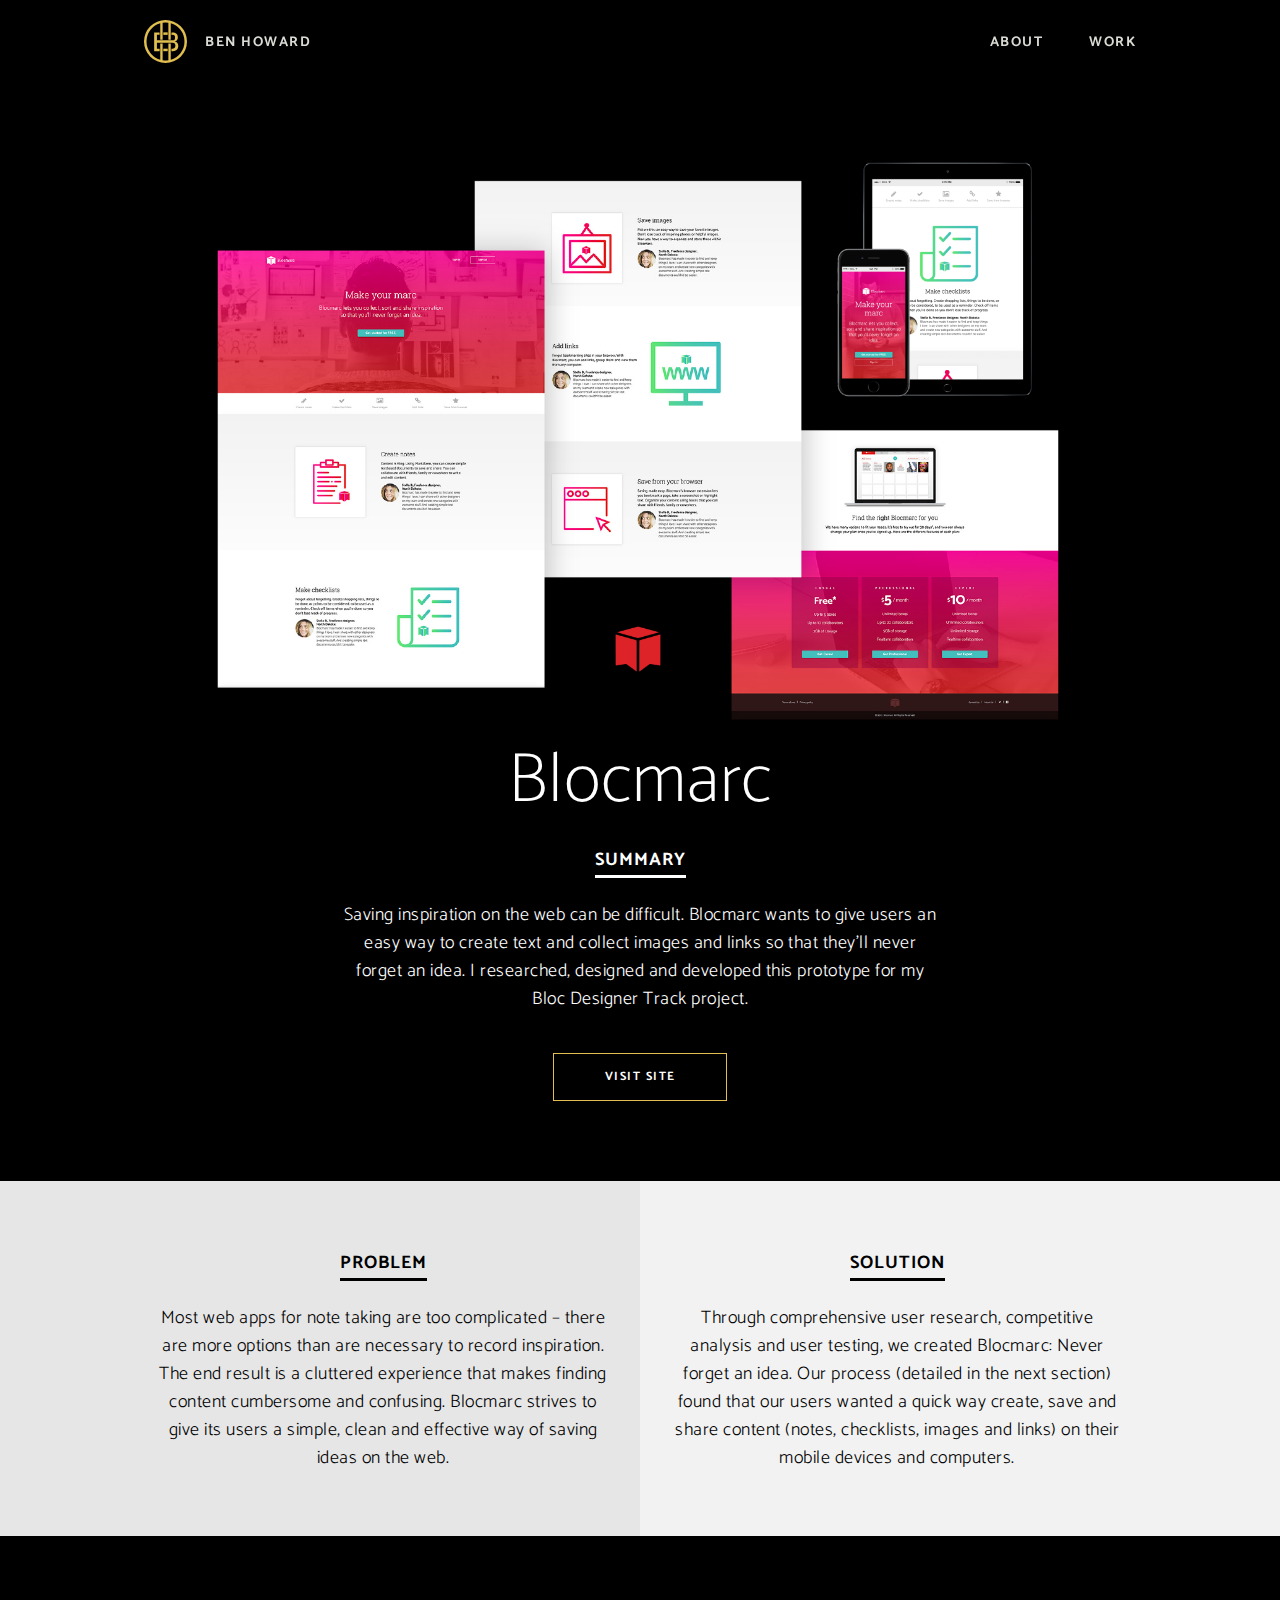
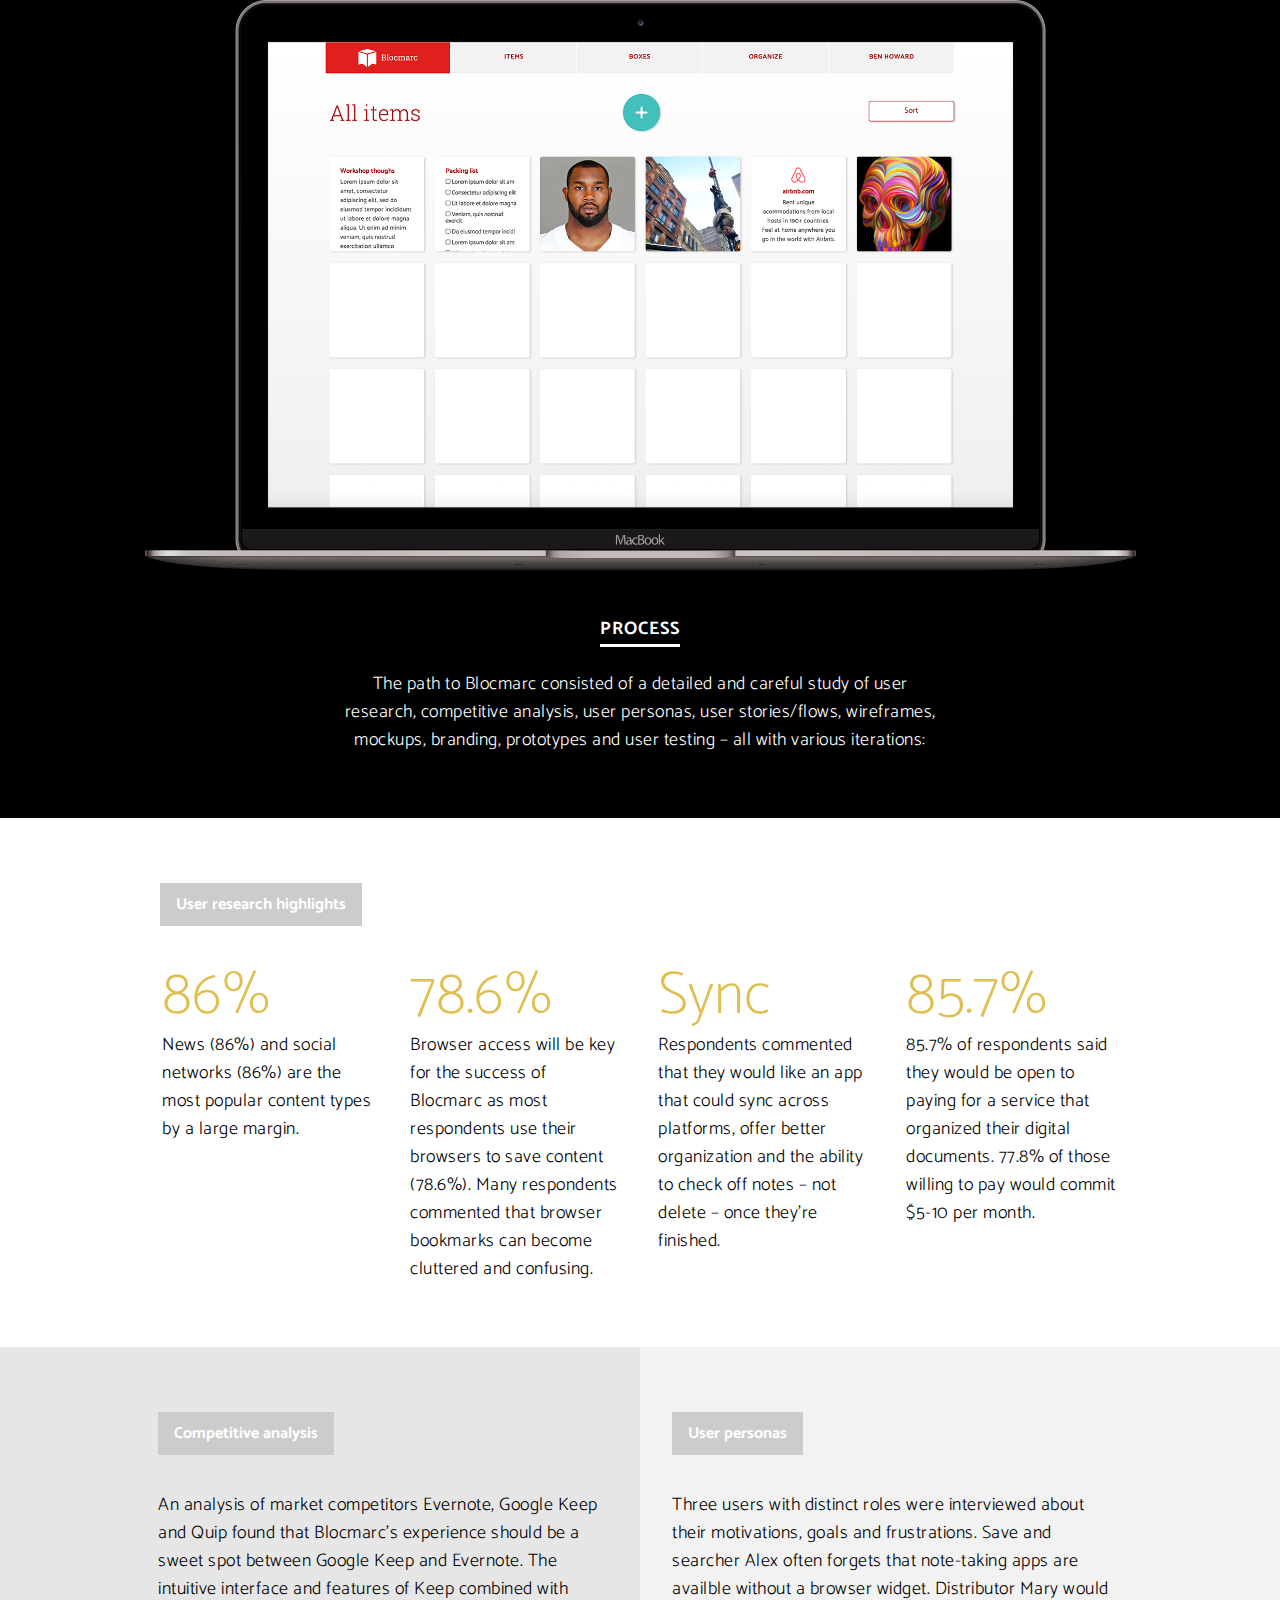
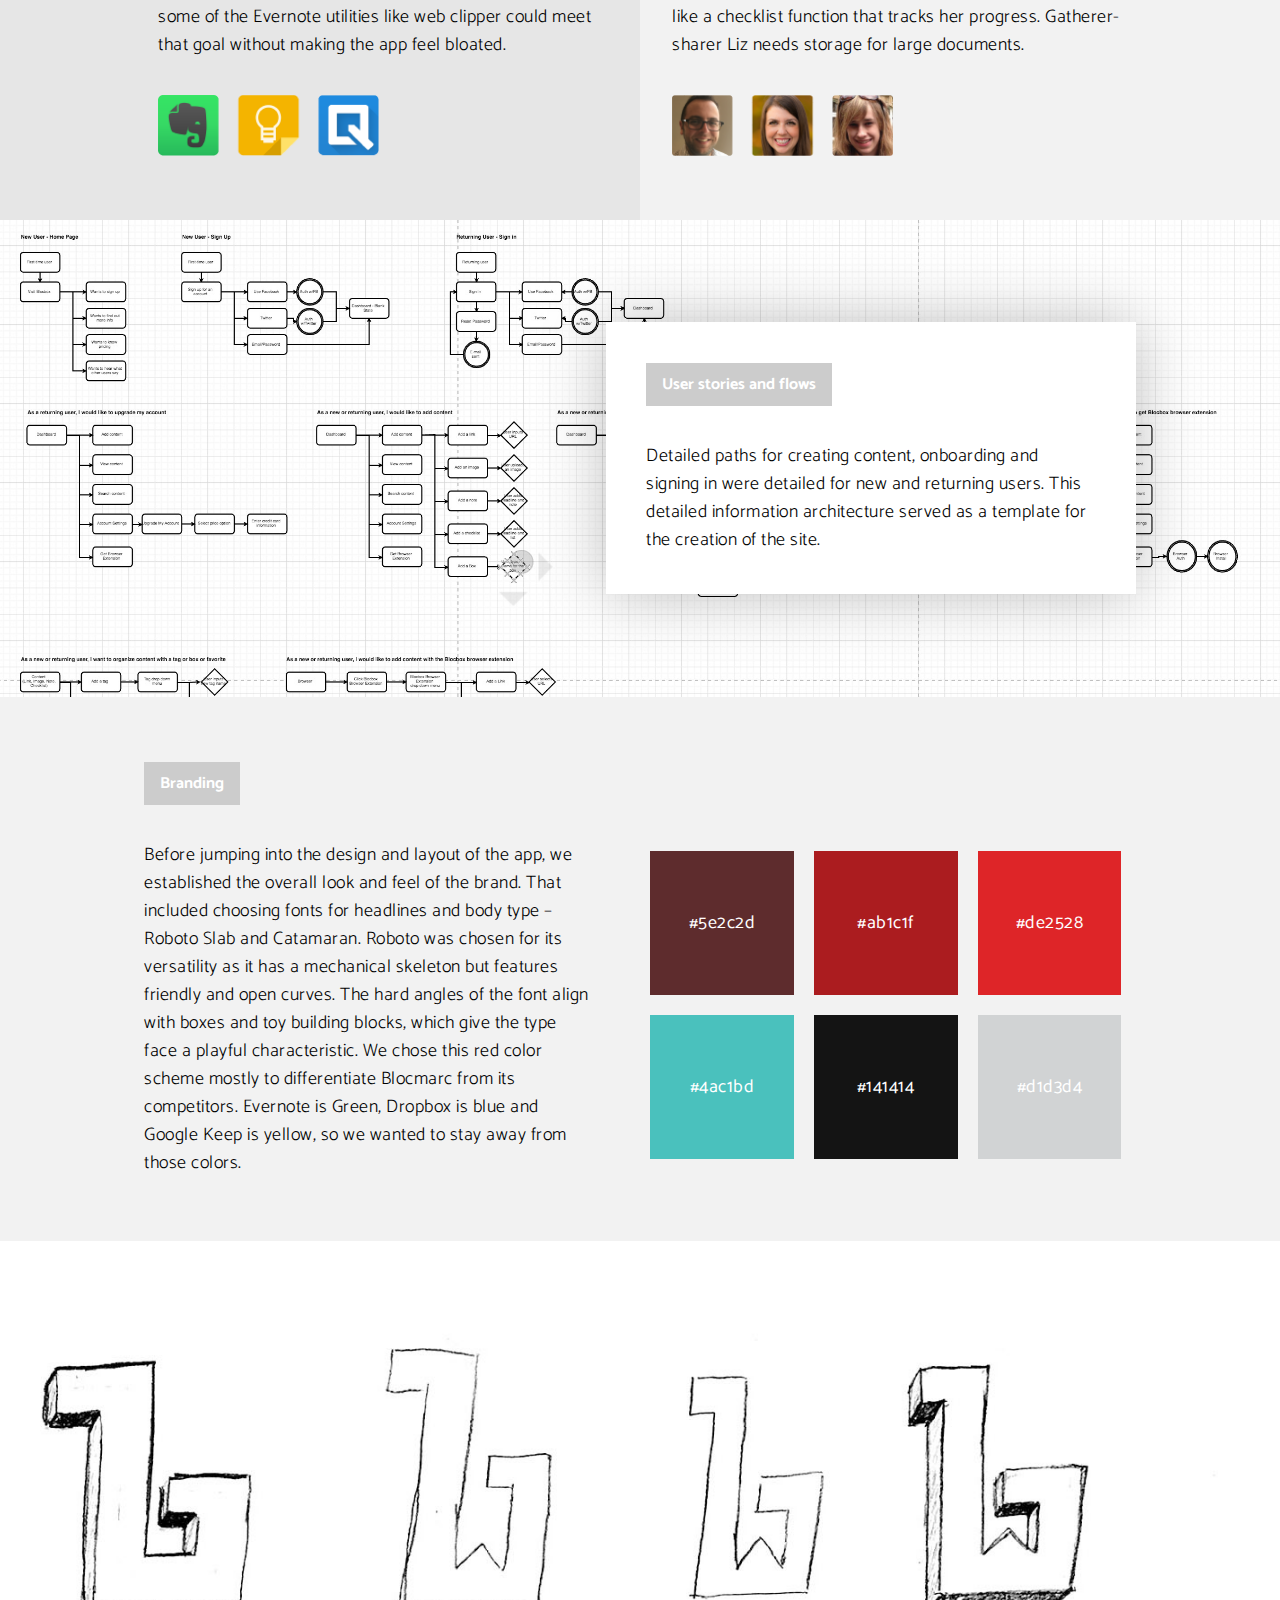
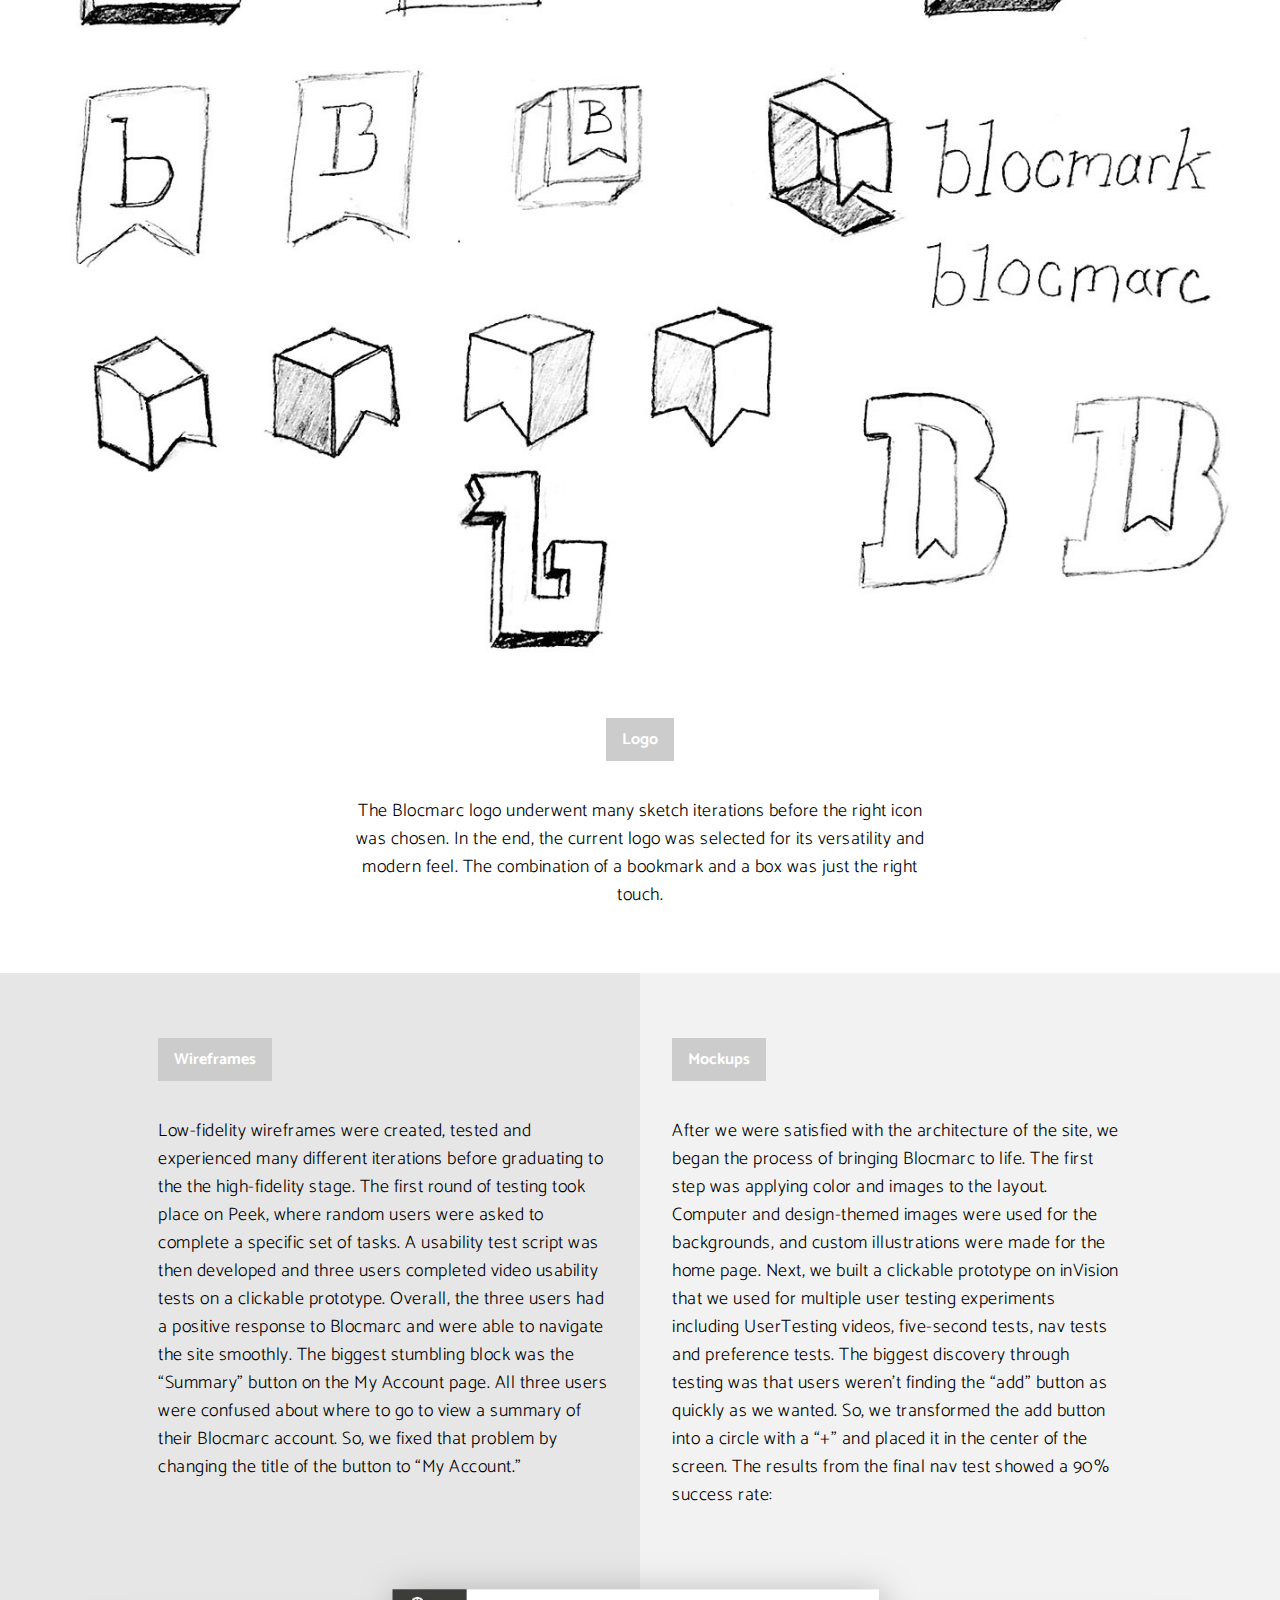
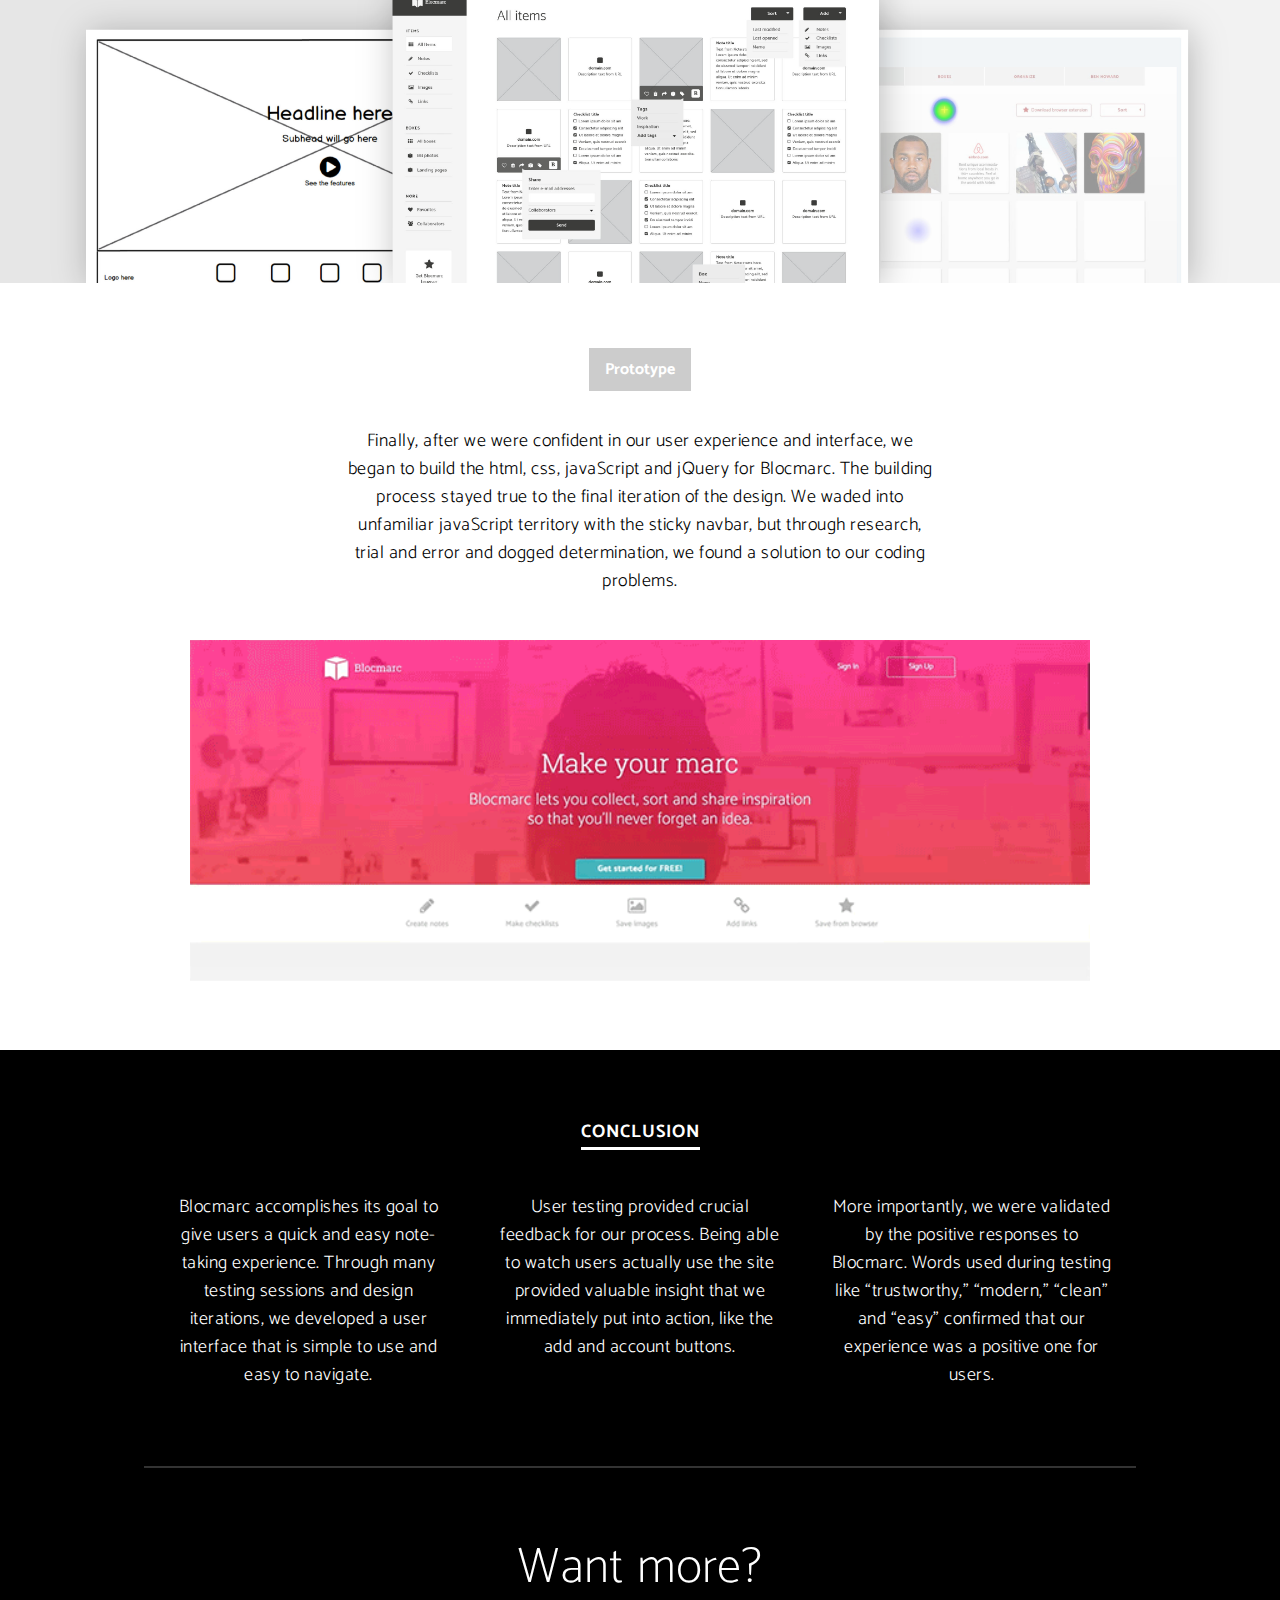
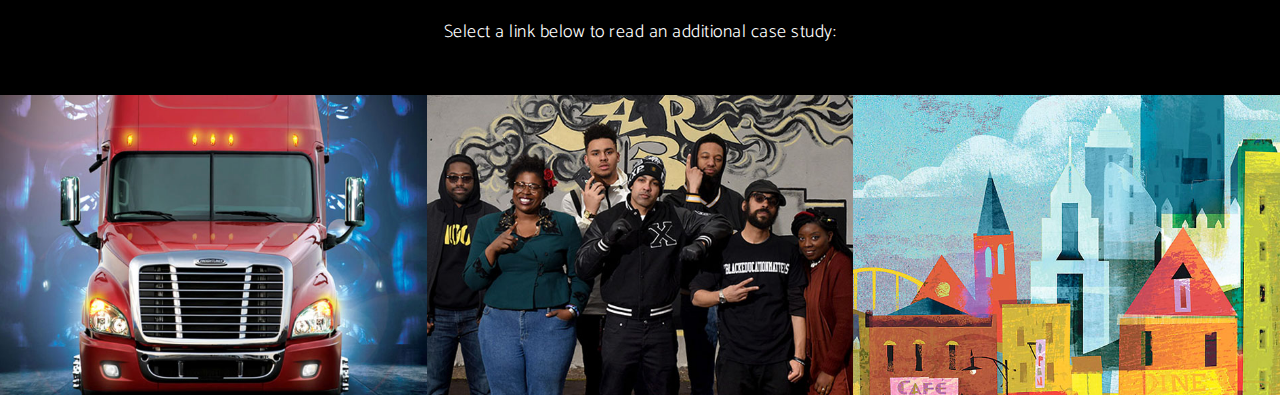
<file: pages/blocmarc.html>
<!DOCTYPE html>
<html lang="en-us">
  
  <head>
   
    <meta http-equiv="X-UA-Compatible" content="IE=Edge">
    <meta name="viewport" content="width=device-width, initial-scale=1">
    <meta charset="utf-8">

    <link rel="apple-touch-icon" sizes="60x60" href="/apple-touch-icon.png">
    <link rel="icon" type="image/png" sizes="32x32" href="/favicon-32x32.png">
    <link rel="icon" type="image/png" sizes="16x16" href="/favicon-16x16.png">
    <link rel="manifest" href="/manifest.json">
    <link rel="mask-icon" href="/safari-pinned-tab.svg" color="#5bbad5">
    <meta name="theme-color" content="#ffffff">
    <title>Ben Howard | Design | Case Study</title>

    <!-- Google fonts -->
    <link href="https://fonts.googleapis.com/css?family=Catamaran:100,300,400,700" rel="stylesheet" type="text/css">

    <!-- CSS -->
    <link rel="stylesheet" href="../css/normalize.css">
    <link rel="stylesheet" href="../css/font-awesome.css">
    <link rel="stylesheet" href="../css/animate.css">
    <link rel="stylesheet" href="../css/style-cs.css">

  </head>

  <body>

    <!-- NAVBAR -->
    <nav class="cs-nav navbar-pages">
        <div class="container">
          <ul class="one-half" id="mobile-logo">
            <li id="nav-logo"><a href="http://benhoward.design/"><img src="../img/bh-logo.svg" height="43px" alt="BH"/></a></li>
            <li id="nav-logo-name">BEN HOWARD</li>
          </ul>
          <ul class="one-half nav-hover">
            <li><a href="http://benhoward.design/">WORK</a></li>
            <li><a href="contact.html">ABOUT</a></li>
          </ul>
        </div>
    </nav>

    <!-- SUMMARY -->
    <section class="cs-summary" id="intro-padding">
      <div class="container">
        <a href="https://benjhoward.github.io/blocmarc/" target="_blank"><img src="../img/cs-blocmarc-hero.png" alt="Blocmarc" class="img-link" title="See the prototype"/></a>
        <a href="https://benjhoward.github.io/blocmarc/" target="_blank" style="text-decoration: none;"><h1 title="See the prototype">Blocmarc</h1></a>
        <div class="center-text">
          <h3><span class="underline-white">Summary</span></h3>
          <p>Saving inspiration on the web can be difficult. Blocmarc wants to give users an easy way to create text and collect images and links so that they&rsquo;ll never forget an idea. I researched, designed and developed this prototype for my Bloc Designer Track project.</p>
          <ul class="footer-button btn-summary">
              <a href="https://benjhoward.github.io/blocmarc/" target="_blank"><li>Visit Site</li></a>
          </ul>
        </div>
      </div>
    </section>

    <!-- PROBLEM/SOLUTION -->
    <section class="cs-probsol">
      <div class="one-half gray">
        <div class="probsol-left">
          <h3><span class="underline">Problem</span></h3>
          <p>Most web apps for note taking are too complicated &ndash; there are more options than are necessary to record inspiration. The end result is a cluttered experience that makes finding content cumbersome and confusing. Blocmarc strives to give its users a simple, clean and effective way of saving ideas on the web.</p>
        </div>
      </div>
      <div class="one-half white">
        <div class="probsol-right">
          <h3><span class="underline">Solution</span></h3>
          <p>Through comprehensive user research, competitive analysis and user testing, we created Blocmarc: Never forget an idea. Our process (detailed in the next section) found that our users wanted a quick way create, save and share content (notes, checklists, images and links) on their mobile devices and computers.</p>
        </div>
      </div>
    </section>

    <!-- PROCESS -->
    <section class="cs-summary">
      <div class="container">
        <img src="../img/blocmarc-laptop.png" alt="Blocmarc" id="laptop-padding" />
        <div class="center-text">
          <h3><span class="underline-white">Process</span></h3>
          <p>The path to Blocmarc consisted of a detailed and careful study of user research, competitive analysis, user personas, user stories/flows, wireframes, mockups, branding, prototypes and user testing &ndash; all with various iterations:</p>
        </div>
      </div>
    </section>

    <!-- USER RESEARCH -->
    <section class="cs-white">
      <div class="container">
        <h4><span class="process-tag" id="research-tag">User research highlights</span></h4>
        <div class="one-fourth research">
          <h5>86%</h5>
          <p>News (86%) and social networks (86%) are the most popular content types by a large margin.</p>
        </div>
        <div class="one-fourth research">
          <h5>78.6%</h5>
          <p>Browser access will be key for the success of Blocmarc as most respondents use their browsers to save content (78.6%). Many respondents commented that browser bookmarks can become cluttered and confusing.</p>
        </div>
        <div class="one-fourth research">
          <h5>Sync</h5>
          <p>Respondents commented that they would like an app that could sync across platforms, offer better organization and the ability to check off notes &ndash; not delete &ndash; once they&rsquo;re finished.</p>
        </div>
        <div class="one-fourth research">
          <h5>85.7%</h5>
          <p>85.7% of respondents said they would be open to paying for a service that organized their digital documents. 77.8% of those willing to pay would commit $5-10 per month. </p>
        </div>
      </div>
    </section>

    <!-- COMPETITIVE ANALYSIS -->
    <section class="cs-probsol">
      <div class="one-half gray">
        <div class="process-left">
          <h4><span class="process-tag">Competitive analysis</span></h4>
          <p>An analysis of market competitors Evernote, Google Keep and Quip found that Blocmarc&rsquo;s experience should be a sweet spot between Google Keep and Evernote. The intuitive interface and features of Keep combined with some of the Evernote utilities like web clipper could meet that goal without making the app feel bloated.</p>
          <img src="../img/cs-blocmarc-icons.png" class="process-mugs">
        </div>
      </div>
      <div class="one-half white">
        <div class="process-right">
          <h4><span class="process-tag">User personas</span></h4>
          <p>Three users with distinct roles were interviewed about their motivations, goals and frustrations. Save and searcher Alex often forgets that note-taking apps are availble without a browser widget. Distributor Mary would like a checklist function that tracks her progress. Gatherer-sharer Liz needs storage for large documents.</p>
          <img src="../img/cs-blocmarc-mugs.png" class="process-mugs">          
        </div>
      </div>
    </section>

    <!-- USER FLOWS -->
    <section class="cs-white background-img" id="user-flows">
      <div class="mobile-img">
        <img src="../img/cs-blocmarc-flows-m.jpg">
      </div>
      <div class="container">
        <div class="process-left float-box-right">      
          <h4><a href="https://drive.google.com/file/d/0B_5tZFQfaXkOQXk1WVpGc1RHRXc/view?usp=sharing" target="_blank" title="View flows"><span class="process-tag process-tag-link">User stories and flows</span></a></h4>
          <p>Detailed paths for creating content, onboarding and signing in were detailed for new and returning users. This detailed information architecture served as a template for the creation of the site.</p>
        </div>
      </div>
    </section>

    <!-- BRANDING -->
    <section class="cs-gray" id="">
      <div class="container">
        <h4><span class="process-tag">Branding</span></h4>
        <div class="process-left standalone-left">      
          <p>Before jumping into the design and layout of the app, we established the overall look and feel of the brand. That included choosing fonts for headlines and body type &ndash; Roboto Slab and Catamaran. Roboto was chosen for its versatility as it has a mechanical skeleton but features friendly and open curves. The hard angles of the font align with boxes and toy building blocks, which give the type face a playful characteristic. We chose this red color scheme mostly to differentiate Blocmarc from its competitors. Evernote is Green, Dropbox is blue and Google Keep is yellow, so we wanted to stay away from those colors.</p>
        </div>
        <div class="one-half color-grid">
          <p class="one-third color-box" style="background-color: #5e2c2d">#5e2c2d</p>
          <p class="one-third color-box" style="background-color: #ab1c1f">#ab1c1f</p>
          <p class="one-third color-box" style="background-color: #de2528">#de2528</p>
          <p class="one-third color-box" style="background-color: #4ac1bd">#4ac1bd</p>
          <p class="one-third color-box" style="background-color: #141414">#141414</p>
          <p class="one-third color-box" style="background-color: #d1d3d4">#d1d3d4</p>
        </div>
      </div>
    </section>

    <!-- LOGO -->
    <section class="cs-white" id="">
      <div class="img-container">
        <img src="../img/cs-blocmarc-logo.jpg" id="logo-space"> 
      </div>         
      <div class="container">
        <div class="process-left standalone-center">
          <h4><span class="process-tag">Logo</span></h4>
          <p>The Blocmarc logo underwent many sketch iterations before the right icon was chosen. In the end, the current logo was selected for its versatility and modern feel. The combination of a bookmark and a box was just the right touch.</p>
        </div>
      </div>
    </section>

    <!-- WIREFRAMES/MOCKUPS -->
    <section class="cs-probsol">
      <div class="one-half gray fixed-mockup">
        <div class="process-left">
          <h4><a href="https://invis.io/D29BC6MKE" target="_blank" title="View wireframes"><span class="process-tag process-tag-link">Wireframes</span></a></h4>
          <p>Low-fidelity wireframes were created, tested and experienced many different iterations before graduating to the the high-fidelity stage. The first round of testing took place on Peek, where random users were asked to complete a specific set of tasks. A usability test script was then developed and three users completed video usability tests on a clickable prototype. Overall, the three users had a positive response to Blocmarc and were able to navigate the site smoothly. The biggest stumbling block was the &ldquo;Summary&rdquo; button on the My Account page. All three users were confused about where to go to view a summary of their Blocmarc account. So, we fixed that problem by changing the title of the button to &ldquo;My Account.&rdquo;</p>
        </div>
      </div>
      <div class="one-half white fixed-mockup" id="fixed-mockup-small">
        <div class="process-right">
          <h4><a href="https://invis.io/WZBYP0SK8" target="_blank" title="View mockup"><span class="process-tag process-tag-link">Mockups</span></a></h4>
          <p>After we were satisfied with the architecture of the site, we began the process of bringing Blocmarc to life. The first step was applying color and images to the layout. Computer and design-themed images were used for the backgrounds, and custom illustrations were made for the home page. Next, we built a clickable prototype on inVision that we used for multiple user testing experiments including UserTesting videos, five-second tests, nav tests and preference tests. The biggest discovery through testing was that users weren&rsquo;t finding the &ldquo;add&rdquo; button as quickly as we wanted. So, we transformed the add button into a circle with a &ldquo;+&rdquo; and placed it in the center of the screen. The results from the final nav test showed a 90% success rate:</p>
        </div>
      </div>
      <div class="img-container">
        <img src="../img/cs-blocmarc-mockups.png" id="mockups"> 
      </div>
      <div class="mobile-img" style="background-color: #f2f2f2;">
        <img src="../img/cs-blocmarc-mockups-m.png">
      </div>       
    </section>

    <!-- PROTOTYPE -->
    <section class="cs-white" id="">        
      <div class="container">
        <div class="process-left standalone-center">
          <h4><a href="https://benjhoward.github.io/blocmarc/" target="_blank" title="View the prototype"><span class="process-tag process-tag-link">Prototype</span></a></h4>
          <p>Finally, after we were confident in our user experience and interface, we began to build the html, css, javaScript and jQuery for Blocmarc. The building process stayed true to the final iteration of the design. We waded into unfamiliar javaScript territory with the sticky navbar, but through research, trial and error and dogged determination, we found a solution to our coding problems.</p>
        </div>
        <div class="nav-gif">
          <img src="../img/cs-blocmarc-navbar.gif" id="">
        </div> 
      </div>
    </section>

    <!-- CONCLUSION -->
    <section class="cs-summary less-padding">
      <div class="container">
        <div class="center-text">
          <h3><span class="underline-white">Conclusion</span></h3>
          <div class="three-col">
            <p class="three-graph">Blocmarc accomplishes its goal to give users a quick and easy note-taking experience. Through many testing sessions and design iterations, we developed a user interface that is simple to use and easy to navigate.</p>
            <p class="three-graph">User testing provided crucial feedback for our process. Being able to watch users actually use the site provided valuable insight that we immediately put into action, like the add and account buttons.</p>
            <p class="three-graph">More importantly, we were validated by the positive responses to Blocmarc. Words used during testing like &ldquo;trustworthy,&rdquo; &ldquo;modern,&rdquo; &ldquo;clean&rdquo; and &ldquo;easy&rdquo; confirmed that our experience was a positive one for users.</p>
          </div>
        </div>
      </div>
    </section>

    <!-- FOOTER -->
    <footer class="cs-summary" style="padding-bottom: 0">
      <nav class="cs-nav footer-nav">
        <div class="container container-footer">
          <!-- <ul class="one-half" id="footer-mobile-logo">
            <li id="nav-logo"><img src="../img/bh-logo-footer.svg" height="43px" width="43px" alt="BH"/></li>
          </ul>
          <ul class="one-half nav-hover">
            <li><a href="http://www.coroflot.com/benhoward" target="_blank"><i class="fa fa-briefcase"></i></a></li>
            <li><a href="https://github.com/benjhoward" target="_blank"><i class="fa fa-github"></i></a></li>
            <li><a href="https://twitter.com/BenHoward412" target="_blank"><i class="fa fa-twitter"></i></a></li>
            <li><a href="https://www.instagram.com/benhoward412/" target="_blank"><i class="fa fa-instagram"></i></a></li>
            <li><a href="mailto:ben@benhoward.design"><i class="fa fa-envelope"></i></a></li>

          </ul> -->
        </div>
      </nav>

      <section class="bottom-footer">
        <div class="container">
          <h2>Want more?</h2>
          <div class="center-text footer-text">
            <p>Select a link below to read an additional case study:</p>
          </div>
        </div>

        <div class="footer-pics">
          
          <div class="footer-item one-third" id="ngv-pic">
            <div class="footer-hover">
              <h6>NGVAmerica</h6>
              <p>Design, Development</p>
              <ul class="footer-button">
                <a href="ngva.html"><li>See Case Study</li></a>
                <a href="https://www.ngvamerica.org/" target="_blank"><li>Visit Site</li></a>                
              </ul>
            </div>
            <a href="ngva.html"><div class="mobile-button">
              <div class="mobile-label">
                <p>Case Study</p>
              </div>
            </div></a>
          </div>



          <div class="footer-item one-third" id="breakthru-pic">
            <div class="footer-hover">
              <h6>Breakthru</h6>
              <p>Design, Development</p>
              <ul class="footer-button">
                <a href="breakthru.html"><li>See Case Study</li></a>
                <a href="https://newsinteractive.post-gazette.com/hip-hop/" target="_blank"><li>Visit Site</li></a>
              </ul>
            </div>
            <a href="breakthru.html"><div class="mobile-button">
              <div class="mobile-label">
                <p>Case study</p>
              </div>
            </div></a>
          </div>

          <div class="footer-item one-third" id="mag-pic">
            <div class="footer-hover">
              <h6>Premium Magazines</h6>
              <p>Art Direction, Design</p>
              <ul class="footer-button">
                <a href="magazines.html"><li>See Case Study</li></a>
              </ul>
            </div>
            <a href="magazines.html"><div class="mobile-button">
              <div class="mobile-label">
                <p>Case study</p>
              </div>
            </div></a>
          </div>          
          
  <!--         <img src="../img/link-magazine-1.jpg" class="one-third">
          <img src="../img/link-breakthru-2.jpg" class="one-third">
          <img src="../img/link-portfolio-1.jpg" class="one-third"> -->
        </div>
      </section>
    </footer>    

    <script>
      (function(i,s,o,g,r,a,m){i['GoogleAnalyticsObject']=r;i[r]=i[r]||function(){
      (i[r].q=i[r].q||[]).push(arguments)},i[r].l=1*new Date();a=s.createElement(o),
      m=s.getElementsByTagName(o)[0];a.async=1;a.src=g;m.parentNode.insertBefore(a,m)
      })(window,document,'script','https://www.google-analytics.com/analytics.js','ga');

      ga('create', 'UA-101343334-1', 'auto');
      ga('send', 'pageview');

    </script>

  </body>

</html>
</file>
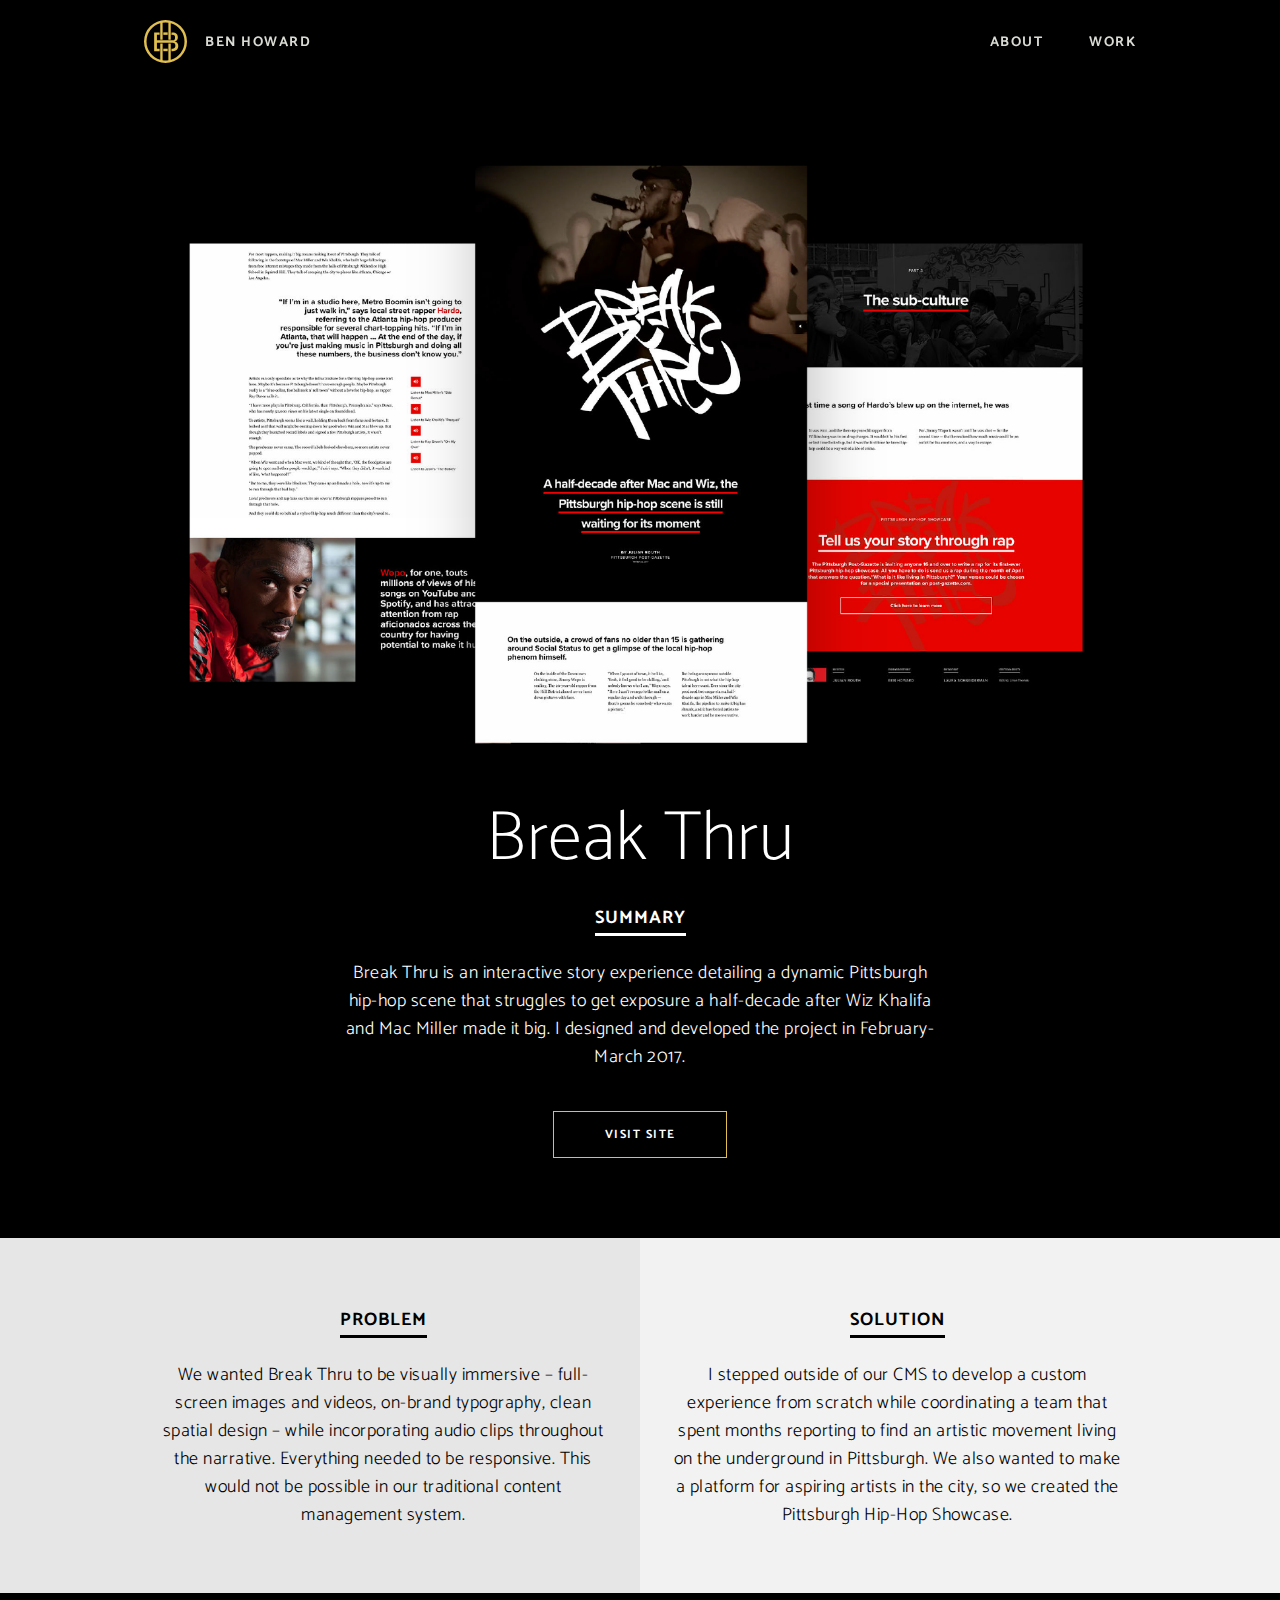
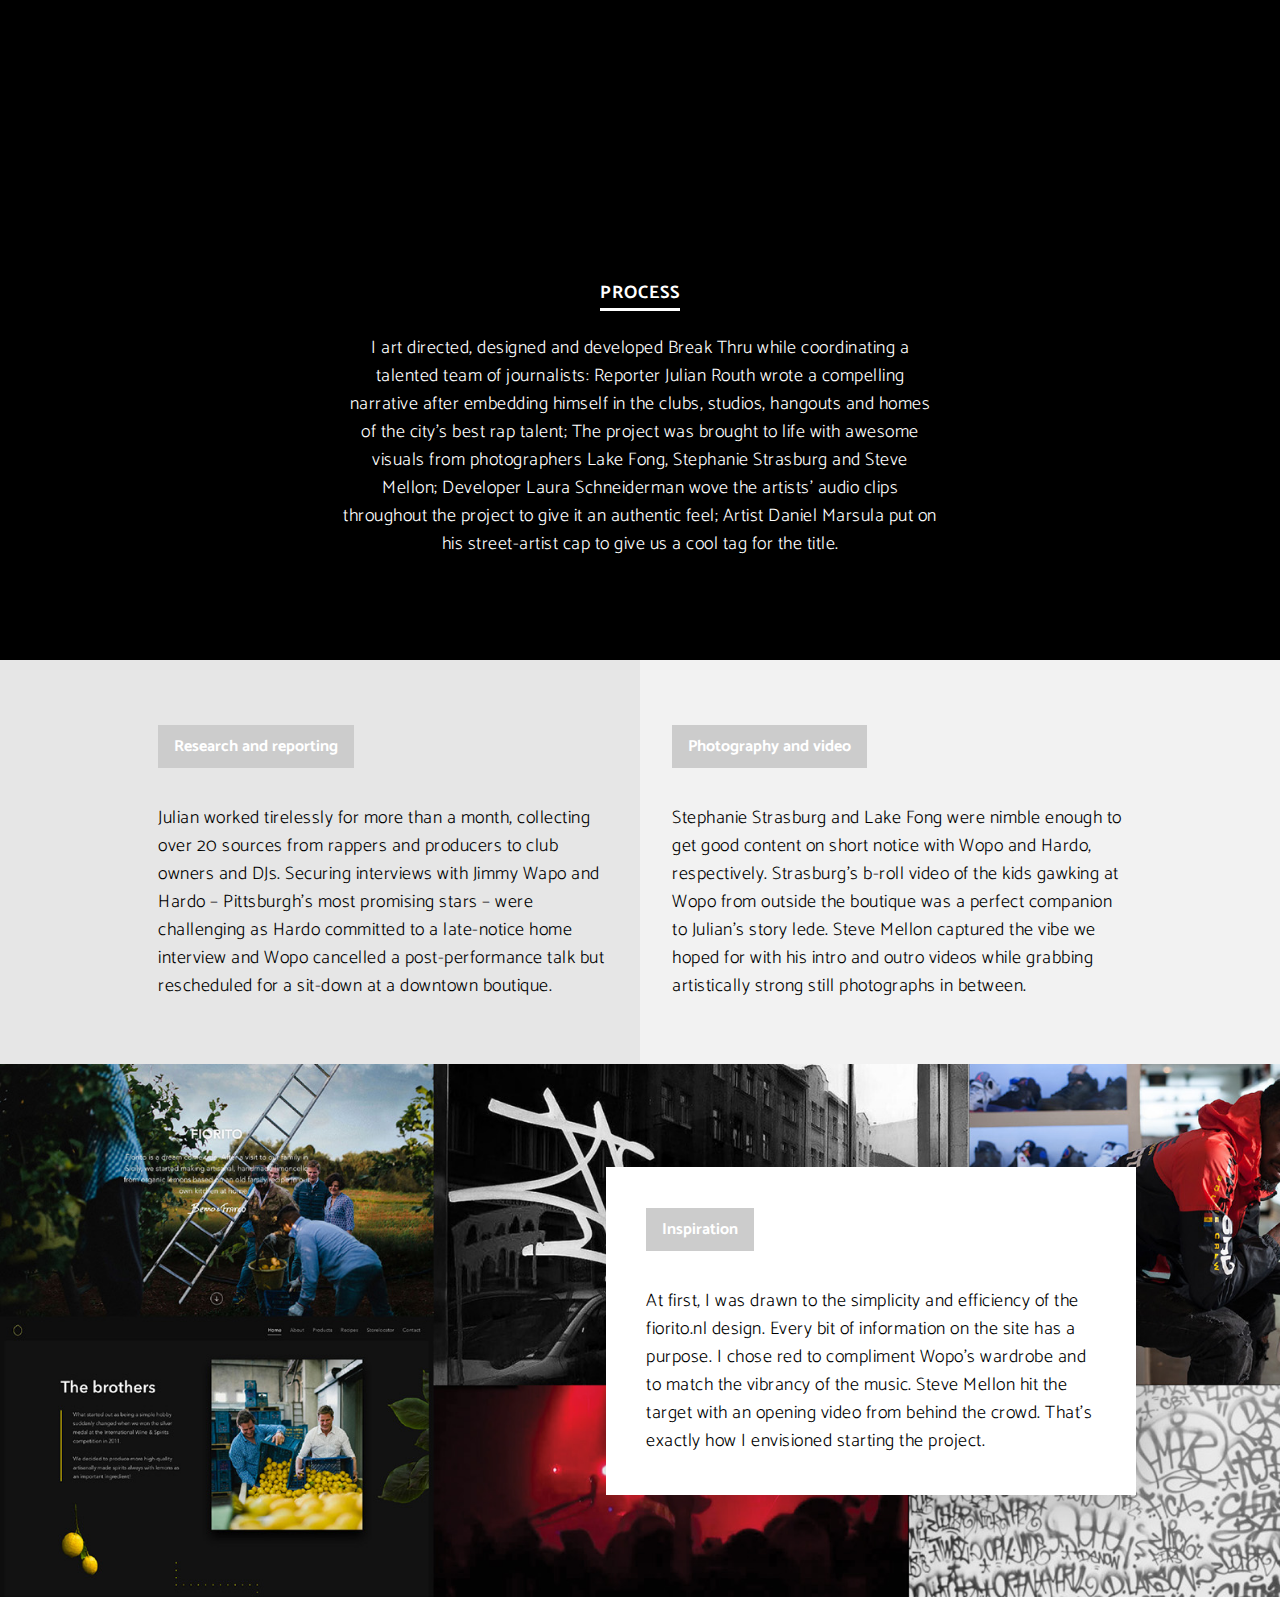
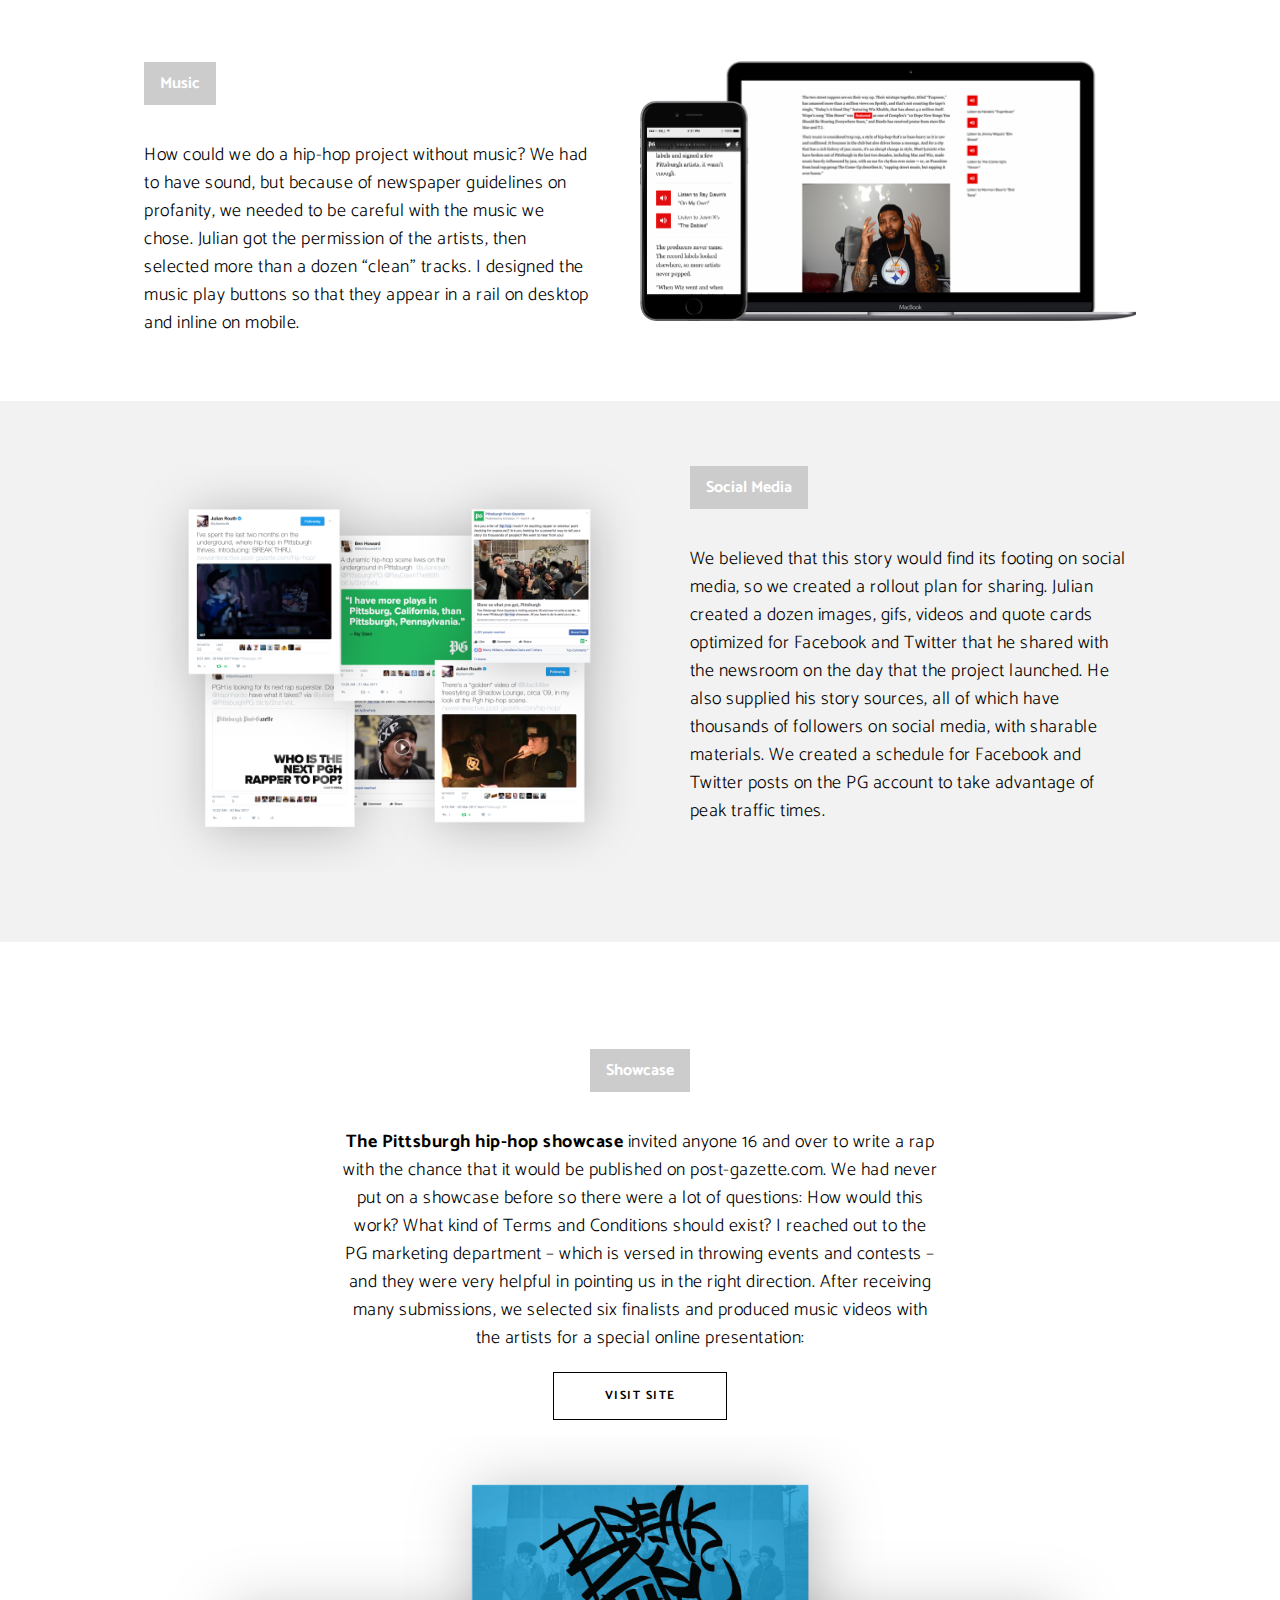
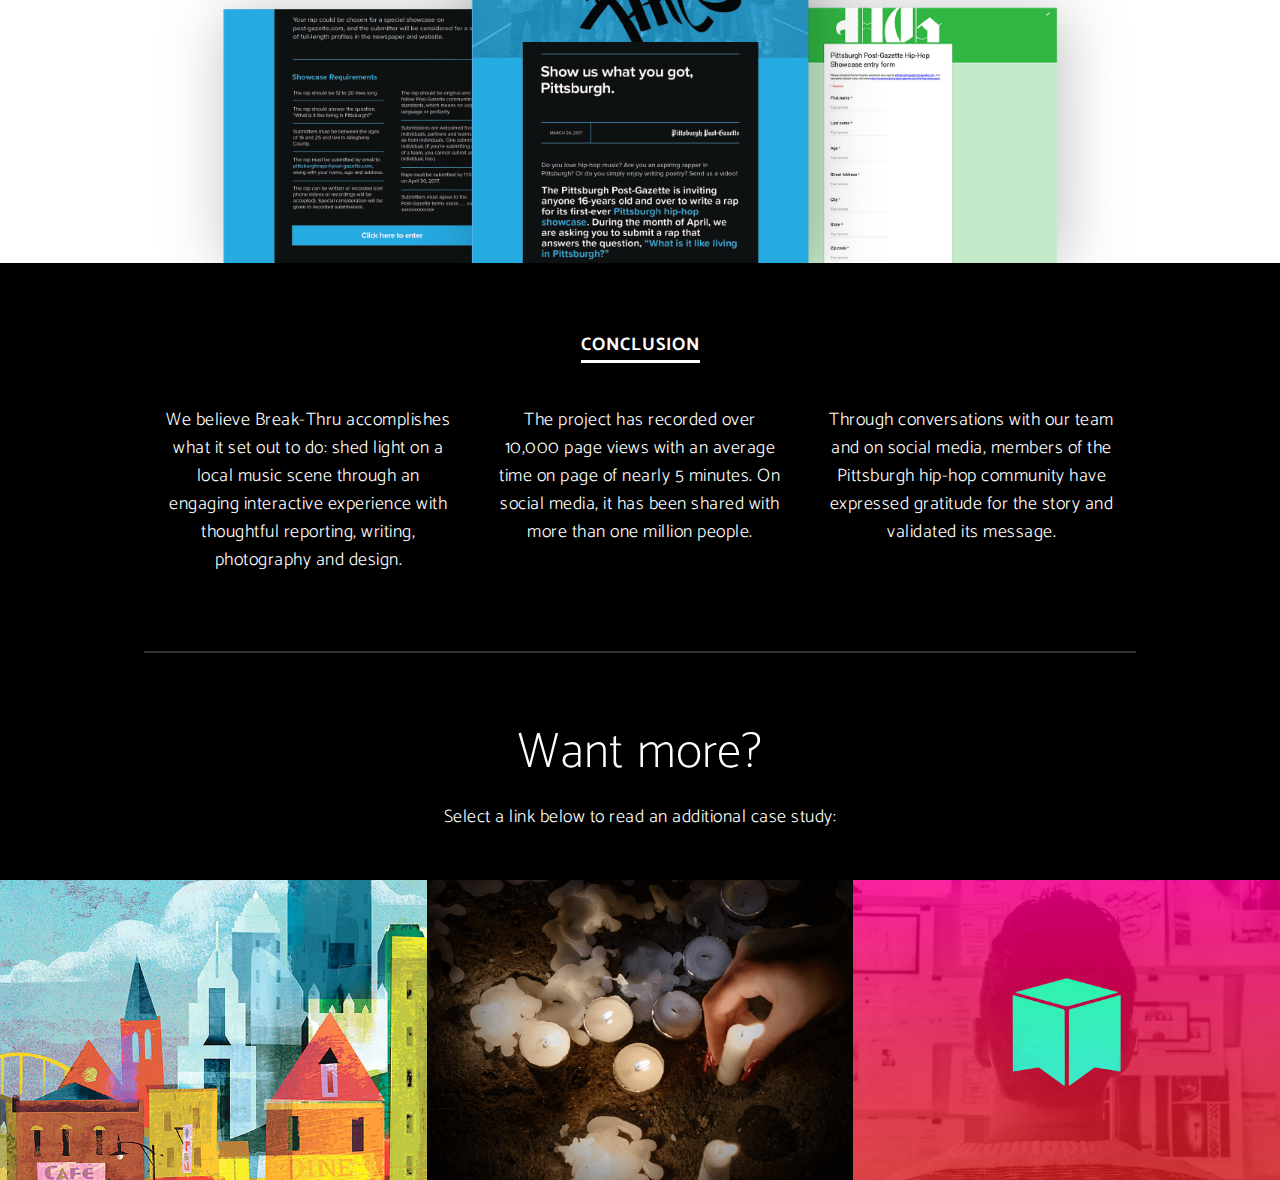
<file: pages/breakthru.html>
<!DOCTYPE html>
<html lang="en-us">
  
  <head>
   
    <meta http-equiv="X-UA-Compatible" content="IE=Edge">
    <meta name="viewport" content="width=device-width, initial-scale=1">
    <meta charset="utf-8">

    <link rel="apple-touch-icon" sizes="60x60" href="/apple-touch-icon.png">
    <link rel="icon" type="image/png" sizes="32x32" href="/favicon-32x32.png">
    <link rel="icon" type="image/png" sizes="16x16" href="/favicon-16x16.png">
    <link rel="manifest" href="/manifest.json">
    <link rel="mask-icon" href="/safari-pinned-tab.svg" color="#5bbad5">
    <meta name="theme-color" content="#ffffff">
    <title>Ben Howard | Design | Case Study</title>

    <!-- Google fonts -->
    <link href="https://fonts.googleapis.com/css?family=Catamaran:100,300,400,700" rel="stylesheet" type="text/css">

    <!-- CSS -->
    <link rel="stylesheet" href="../css/normalize.css">
    <link rel="stylesheet" href="../css/font-awesome.css">
    <link rel="stylesheet" href="../css/animate.css">
    <link rel="stylesheet" href="../css/style-cs.css">

  </head>

  <body>

    <!-- NAVBAR -->
    <nav class="cs-nav navbar-pages">
        <div class="container">
          <ul class="one-half" id="mobile-logo">
            <li id="nav-logo"><a href="http://benhoward.design/"><img src="../img/bh-logo.svg" height="43px" alt="BH"/></a></li>
            <li id="nav-logo-name">BEN HOWARD</li>
          </ul>
          <ul class="one-half nav-hover">
            <li><a href="http://benhoward.design/">WORK</a></li>
            <li><a href="contact.html">ABOUT</a></li>
          </ul>
        </div>
    </nav>

    <!-- SUMMARY -->
    <section class="cs-summary" id="intro-padding">
      <div class="container">
        <a href="https://newsinteractive.post-gazette.com/hip-hop/" target="_blank"><img src="../img/cs-breakthru-hero.png" alt="Break Thru" class="img-link" title="View the site"/></a>
        <a href="https://newsinteractive.post-gazette.com/hip-hop/" target="_blank" style="text-decoration: none;"><h1 title="View the site" style="padding-top: 25px;">Break Thru</h1></a>
        <div class="center-text">
          <h3><span class="underline-white">Summary</span></h3>
          <p>Break Thru is an interactive story experience detailing a dynamic Pittsburgh hip-hop scene that struggles to get exposure a half-decade after Wiz Khalifa and Mac Miller made it big. I designed and developed the project in February-March 2017.</p>
          <ul class="footer-button btn-summary">
              <a href="https://newsinteractive.post-gazette.com/hip-hop/" target="_blank"><li>Visit Site</li></a>
          </ul>
        </div>
      </div>
    </section>

    <!-- PROBLEM/SOLUTION -->
    <section class="cs-probsol">
      <div class="one-half gray">
        <div class="probsol-left">
          <h3><span class="underline">Problem</span></h3>
          <p>We wanted Break Thru to be visually immersive &ndash; full-screen images and videos, on-brand typography, clean spatial design &ndash; while incorporating audio clips throughout the narrative. Everything needed to be responsive. This would not be possible in our traditional content management system.  </p>
        </div>
      </div>
      <div class="one-half white">
        <div class="probsol-right">
          <h3><span class="underline">Solution</span></h3>
          <p>I stepped outside of our CMS to develop a custom experience from scratch while coordinating a team that spent months reporting to find an artistic movement living on the underground in Pittsburgh. We also wanted to make a platform for aspiring artists in the city, so we created the Pittsburgh Hip-Hop Showcase.</p>
        </div>
      </div>
    </section>

    <!-- PROCESS -->
    <section class="cs-summary parallax" id="breakthru-process">
      <div class="container">
        <div class="center-text">
          <h3><span class="underline-white">Process</span></h3>
          <p>I art directed, designed and developed Break Thru while coordinating a talented team of journalists: Reporter Julian Routh wrote a compelling narrative after embedding himself in the clubs, studios, hangouts and homes of the city's best rap talent; The project was brought to life with awesome visuals from photographers Lake Fong, Stephanie Strasburg and Steve Mellon; Developer Laura Schneiderman wove the artists' audio clips throughout the project to give it an authentic feel; Artist Daniel Marsula put on his street-artist cap to give us a cool tag for the title.</p>
        </div>
      </div>
    </section>

    <!-- RESEARCH/REPORTING/PHOTOG/VIDEO -->
    <section class="cs-probsol" style="background-color: #f2f2f2;">
      <div class="one-half gray">
        <div class="process-left no-b-padding">
          <h4><span class="process-tag">Research and reporting</span></h4>
          <p>Julian worked tirelessly for more than a month, collecting over 20 sources from rappers and producers to club owners and DJs. Securing interviews with Jimmy Wapo and Hardo &ndash; Pittsburgh&rsquo;s most promising stars &ndash; were challenging as Hardo committed to a late-notice home interview and Wopo cancelled a post-performance talk but rescheduled for a sit-down at a downtown boutique.</p>
        </div>
      </div>
      <div class="one-half white">
        <div class="process-right no-b-padding">
          <h4><span class="process-tag">Photography and video</span></h4>
          <p>Stephanie Strasburg and Lake Fong were nimble enough to get good content on short notice with Wopo and Hardo, respectively. Strasburg&rsquo;s b-roll video of the kids gawking at Wopo from outside the boutique was a perfect companion to Julian&rsquo;s story lede. Steve Mellon captured the vibe we hoped for with his intro and outro videos while grabbing artistically strong still photographs in between.</p>
        </div>
      </div>
    </section>

    <!-- INSPIRATION -->
    <section class="cs-white background-img" id="inspiration">
      <div class="mobile-img">
        <img src="../img/cs-breakthru-inspiration-m.jpg">
      </div>
      <div class="container">
        <div class="process-left float-box-right" id="mobile-gray">      
          <h4><span class="process-tag">Inspiration</span></h4>
          <p>At first, I was drawn to the simplicity and efficiency of the fiorito.nl design. Every bit of information on the site has a purpose. I chose red to compliment Wopo&rsquo;s wardrobe and to match the vibrancy of the music. Steve Mellon hit the target with an opening video from behind the crowd. That&rsquo;s exactly how I envisioned starting the project.</p>
        </div>
      </div>
    </section>

    <!-- MUSIC -->
    <section class="cs-white" id="">
      <div class="container">
        <div class="process-left standalone-left">
          <h4><span class="process-tag">Music</span></h4>      
          <p>How could we do a hip-hop project without music? We had to have sound, but because of newspaper guidelines on profanity, we needed to be careful with the music we chose. Julian got the permission of the artists, then selected more than a dozen &ldquo;clean&rdquo; tracks. I designed the music play buttons so that they appear in a rail on desktop and inline on mobile.</p>
        </div>
        <div class="one-half pic-full padding-t-mobile">
          <img src="../img/cs-breakthru-music.png">
        </div>
      </div>
    </section>

    <!-- SOCIAL MEDIA -->
    <section class="cs-gray" id="">
      <div class="container">
        <div class="process-right standalone-right">
          <h4><span class="process-tag">Social Media</span></h4>
          <p>We believed that this story would find its footing on social media, so we created a rollout plan for sharing. Julian created a dozen images, gifs, videos and quote cards optimized for Facebook and Twitter that he shared with the newsroom on the day that the project launched. He also supplied his story sources, all of which have thousands of followers on social media, with sharable materials. We created a schedule for Facebook and Twitter posts on the PG account to take advantage of peak traffic times. </p>
        </div>
        <div class="one-half pic-full">
          <img src="../img/cs-breakthru-social.png">
        </div>
      </div>
    </section>

    <!-- SHOWCASE -->
    <section class="cs-white no-b-padding" id="">        
      <div class="container">
        <div class="process-left standalone-center">
          <h4><a href="https://newsinteractive.post-gazette.com/hip-hop-showcase/index.php" target="_blank" title="View the site"><span class="process-tag process-tag-link">Showcase</span></a></h4>
          <p><span style="font-weight: 700">The Pittsburgh hip-hop showcase</span> invited anyone 16 and over to write a rap with the chance that it would be published on post-gazette.com. We had never put on a showcase before so there were a lot of questions: How would this work? What kind of Terms and Conditions should exist? I reached out to the PG marketing department &ndash; which is versed in throwing events and contests &ndash; and they were very helpful in pointing us in the right direction. After receiving many submissions, we selected six finalists and produced music videos with the artists for a special online presentation:</p>
          <ul class="footer-button" id="btn-showcase">
              <a href="https://newsinteractive.post-gazette.com/pgh-hip-hop-showcase/" target="_blank"><li>Visit Site</li></a>
          </ul>
        </div>

        <div class="bottom-pic">
          <img src="../img/cs-breakthru-showcase.png" id="">
        </div> 
      </div>
    </section>

    <!-- CONCLUSION -->
    <section class="cs-summary less-padding">
      <div class="container">
        <div class="center-text">
          <h3><span class="underline-white">Conclusion</span></h3>
          <div class="three-col">
            <p class="three-graph">We believe Break-Thru accomplishes what it set out to do: shed light on a local music scene through an engaging interactive experience with thoughtful reporting, writing, photography and design.</p>
            <p class="three-graph">The project has recorded over 10,000 page views with an average time on page of nearly 5 minutes. On social media, it has been shared with more than one million people.</p>
            <p class="three-graph">Through conversations with our team and on social media, members of the Pittsburgh hip-hop community have expressed gratitude for the story and validated its message.</p>
          </div>
        </div>
      </div>
    </section>

    <!-- FOOTER -->
    <footer class="cs-summary" style="padding-bottom: 0">
      <nav class="cs-nav footer-nav">
        <div class="container container-footer">
          <!-- <ul class="one-half" id="footer-mobile-logo">
            <li id="nav-logo"><img src="../img/bh-logo-footer.svg" height="43px" width="43px" alt="BH"/></li>
          </ul>
          <ul class="one-half nav-hover">
            <li><a href="http://www.coroflot.com/benhoward" target="_blank"><i class="fa fa-briefcase"></i></a></li>
            <li><a href="https://github.com/benjhoward" target="_blank"><i class="fa fa-github"></i></a></li>
            <li><a href="https://twitter.com/BenHoward412" target="_blank"><i class="fa fa-twitter"></i></a></li>
            <li><a href="https://www.instagram.com/benhoward412/" target="_blank"><i class="fa fa-instagram"></i></a></li>
            <li><a href="mailto:ben@benhoward.design"><i class="fa fa-envelope"></i></a></li>

          </ul> -->
        </div>
      </nav>

      <section class="bottom-footer">
        <div class="container">
          <h2>Want more?</h2>
          <div class="center-text footer-text">
            <p>Select a link below to read an additional case study:</p>
          </div>
        </div>

        <div class="footer-pics">
          <div class="footer-item one-third" id="mag-pic">
            <div class="footer-hover">
              <h6>Premium Magazines</h6>
              <p>Art Direction, Design</p>
              <ul class="footer-button">
                <a href="magazines.html"><li>See Case Study</li></a>
              </ul>
            </div>
            <a href="magazines.html"><div class="mobile-button">
              <div class="mobile-label">
                <p>Case study</p>
              </div>
            </div></a>
          </div>

          <div class="footer-item one-third" id="tol-pic">
            <div class="footer-hover">
              <h6>Tree of Life Tragedy</h6>
              <p>Design, Development</p>
              <ul class="footer-button">
                <a href="treeoflife.html"><li>See Case Study</li></a>                
              </ul>
            </div>
            <a href="treeoflife.html"><div class="mobile-button">
              <div class="mobile-label">
                <p>Case Study</p>
              </div>
            </div></a>
          </div>

          <div class="footer-item one-third" id="blocmarc-pic">
            <div class="footer-hover">
              <h6>Blocmarc</h6>
              <p>Design, Development</p>
              <ul class="footer-button">
                <a href="blocmarc.html"><li>See Case Study</li></a>
                <a href="https://benjhoward.github.io/blocmarc/" target="_blank"><li>Visit Site</li></a>
              </ul>
            </div>
            <a href="blocmarc.html"><div class="mobile-button">
              <div class="mobile-label">
                <p>Case study</p>
              </div>
            </div></a>
          </div>
          
  <!--         <img src="../img/link-magazine-1.jpg" class="one-third">
          <img src="../img/link-breakthru-2.jpg" class="one-third">
          <img src="../img/link-portfolio-1.jpg" class="one-third"> -->
        </div>
      </section>
    </footer>    

    <script>
      (function(i,s,o,g,r,a,m){i['GoogleAnalyticsObject']=r;i[r]=i[r]||function(){
      (i[r].q=i[r].q||[]).push(arguments)},i[r].l=1*new Date();a=s.createElement(o),
      m=s.getElementsByTagName(o)[0];a.async=1;a.src=g;m.parentNode.insertBefore(a,m)
      })(window,document,'script','https://www.google-analytics.com/analytics.js','ga');

      ga('create', 'UA-101343334-1', 'auto');
      ga('send', 'pageview');

    </script>

  </body>

</html>
</file>
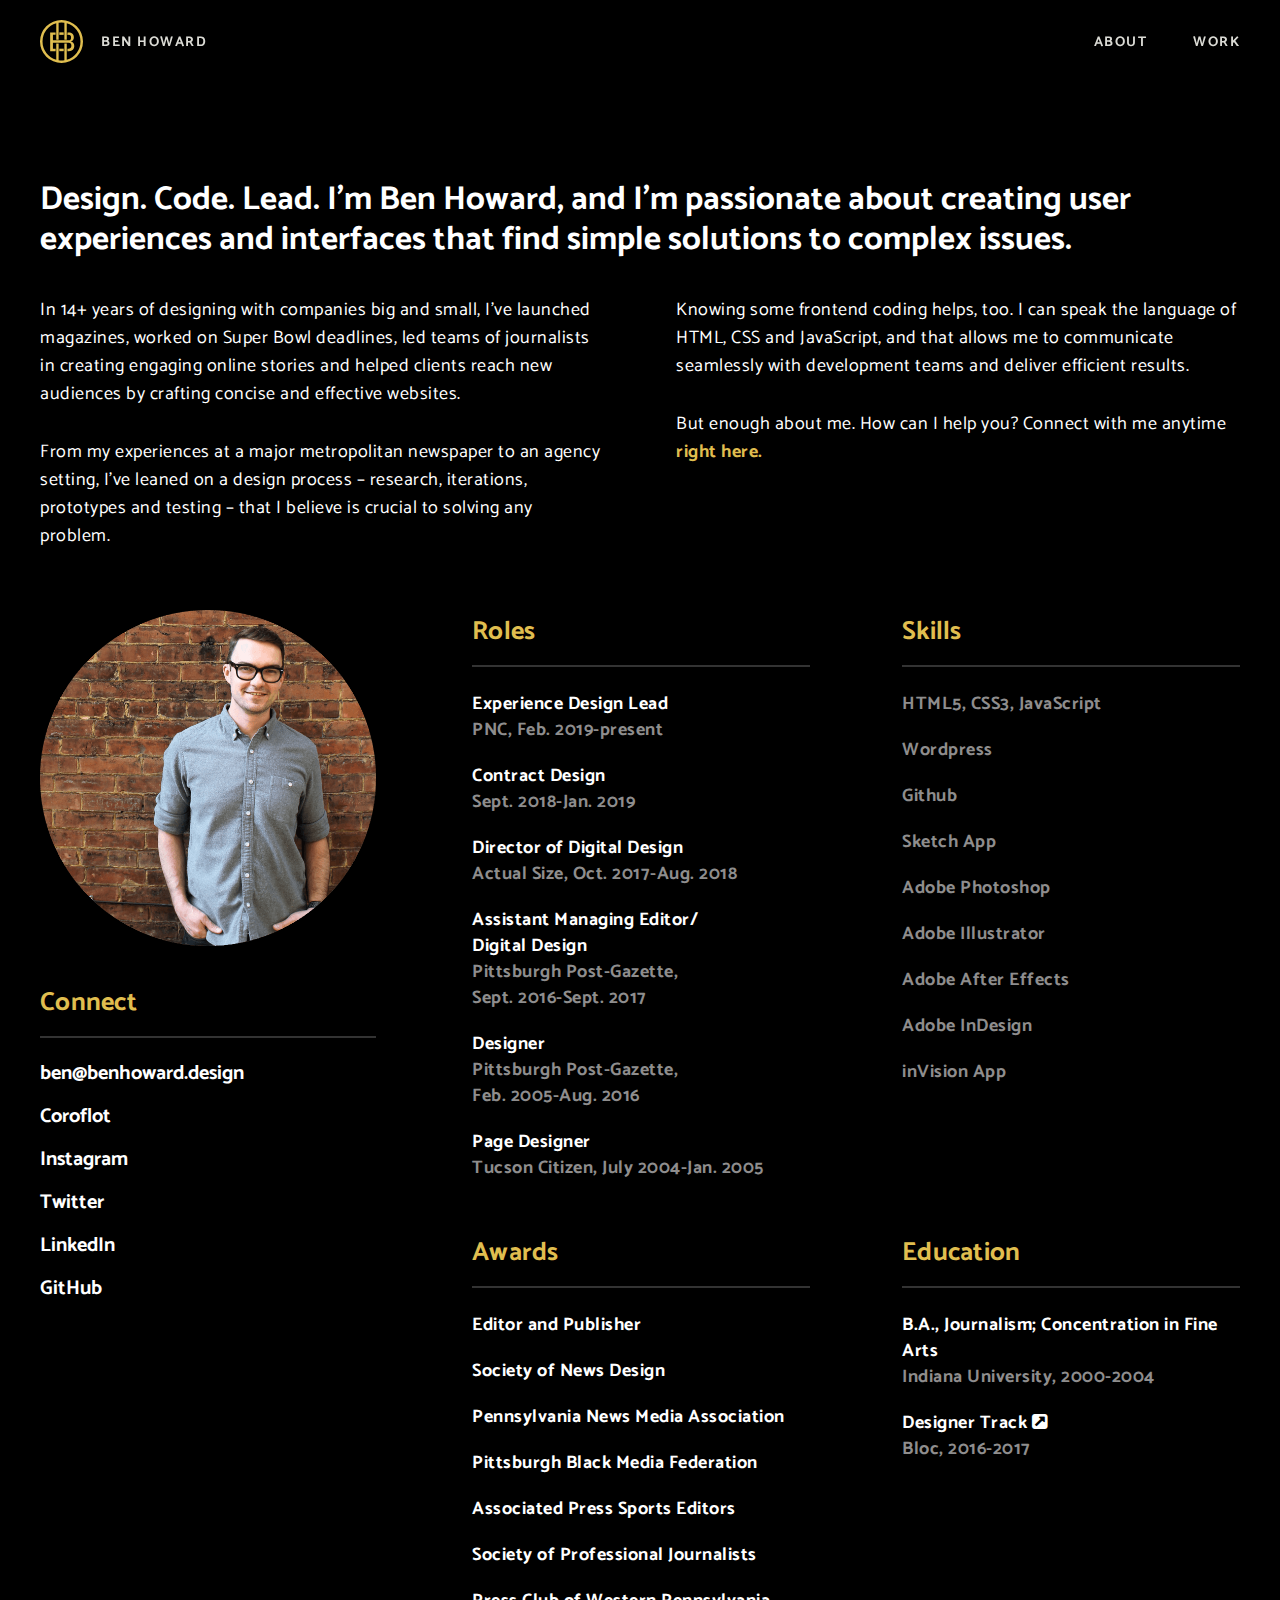
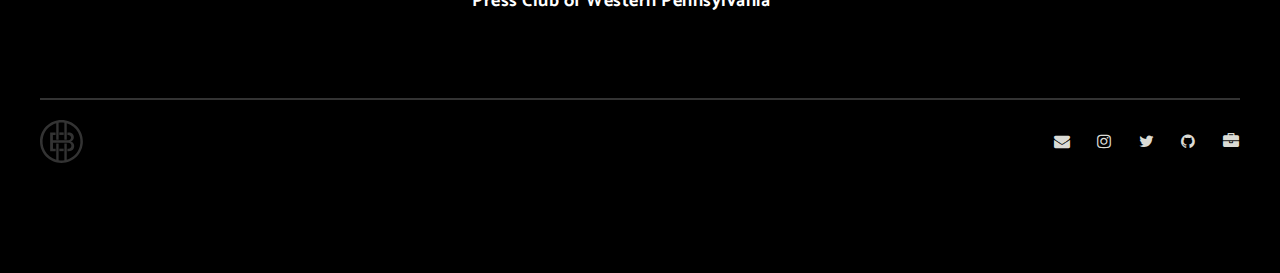
<file: pages/contact.html>
<!DOCTYPE html>
<html lang="en-us">
  
  <head>
   
    <meta http-equiv="X-UA-Compatible" content="IE=Edge">
    <meta name="viewport" content="width=device-width, initial-scale=1">
    <meta charset="utf-8">

    <link rel="apple-touch-icon" sizes="60x60" href="/apple-touch-icon.png">
    <link rel="icon" type="image/png" sizes="32x32" href="/favicon-32x32.png">
    <link rel="icon" type="image/png" sizes="16x16" href="/favicon-16x16.png">
    <link rel="manifest" href="/manifest.json">
    <link rel="mask-icon" href="/safari-pinned-tab.svg" color="#5bbad5">
    <meta name="theme-color" content="#ffffff">
    <title>Ben Howard | Design | Contact</title>

    <!-- Google fonts -->
    <link href="https://fonts.googleapis.com/css?family=Catamaran:100,300,400,700" rel="stylesheet" type="text/css">

    <!-- CSS -->
    <link rel="stylesheet" href="../css/normalize.css">
    <link rel="stylesheet" href="../css/font-awesome.css">
    <link rel="stylesheet" href="../css/animate.css">
    <link rel="stylesheet" href="../css/style-cs.css">

  </head>

  <body>

    <!-- NAVBAR -->
    <nav class="cs-nav navbar-pages">
        <div class="container container-index">
          <ul class="one-half" id="mobile-logo">
            <li id="nav-logo"><a href="http://benhoward.design/"><img src="../img/bh-logo.svg" height="43px" alt="BH"/></a></li>
            <li id="nav-logo-name">BEN HOWARD</li>
          </ul>
          <ul class="one-half nav-hover">
            <li><a href="http://benhoward.design/">WORK</a></li>
            <li><a href="contact.html">ABOUT</a></li>
          </ul>
        </div>
    </nav>

    <!-- INTRO -->
    <section>
      <div class="container container-index contact">
        <h1 class="no-hover margin-top">Design. Code. Lead. I&rsquo;m Ben Howard, and I&rsquo;m passionate about creating user experiences and interfaces that find simple solutions to complex issues.</h1>

        <div class="bio-text">
          <!-- <h2 class="mobile-h2">Bio</h2> -->
          <div class="bt bt-left">
            <p>In 14+ years of designing with companies big and small, I&rsquo;ve launched magazines, worked on Super Bowl deadlines, led teams of journalists in creating engaging online stories and helped clients reach new audiences by crafting concise and effective websites.</p>

            <p>From my experiences at a major metropolitan newspaper to an agency setting, I&rsquo;ve leaned on a design process &ndash; research, iterations, prototypes and testing &ndash; that I believe is crucial to solving any problem.</p>
          </div>
          <div class="bt bt-right">
            <p>Knowing some frontend coding helps, too. I can speak the language of HTML, CSS and JavaScript, and that allows me to communicate seamlessly with development teams and deliver efficient results.</p>

            <p>But enough about me. How can I help you? Connect with me anytime <span class="email-link"><a href="mailto:ben@benhoward.design">right here.</a></span></p>
          </div>
        </div>
    </section>

<!--     <section>
      <div class="container container-index contact">
        <div class="contact-links">
          <ul class="contact-hover">
            <li id="email"><a href="mailto:ben@benhoward.design">ben@benhoward.design</a></li>
            <li><a href="http://www.coroflot.com/benhoward" target="_blank">Coroflot</a></li>
            <li><a href="https://www.instagram.com/benhoward412/" target="_blank">Instagram</a></li>
            <li><a href="https://twitter.com/BenHoward412" target="_blank">Twitter</a></li>
            <li><a href="https://www.linkedin.com/in/ben-howard-design" target="_blank">LinkedIn</a></li>
            <li style="margin-bottom: 0;"><a href="https://github.com/benjhoward" target="_blank">GitHub</a></li>
          </ul>
        </div>
      </div>
    </section> -->
    
    <section>
      <div class="container container-index contact">
        <div class="bio-rail br-left">
          <div class="ben-pic">
            <img src="../img/ben-circle.png">
          </div>
          <h2>Connect</h2>
          <div class="contact-links">
            <ul class="contact-hover">
              <li id="email"><a href="mailto:ben@benhoward.design">ben@benhoward.design</a></li>
              <!-- <li><a href="https://actualsize.com/" target="_blank">Actual Size</a></li> -->
              <li><a href="http://www.coroflot.com/benhoward" target="_blank">Coroflot</a></li>
              <li><a href="https://www.instagram.com/benhoward412/" target="_blank">Instagram</a></li>
              <li><a href="https://twitter.com/BenHoward412" target="_blank">Twitter</a></li>
              <li><a href="https://www.linkedin.com/in/ben-howard-design" target="_blank">LinkedIn</a></li>
              <li style="margin-bottom: 0;"><a href="https://github.com/benjhoward" target="_blank">GitHub</a></li>
            </ul>
          </div>
        </div>
        <div class="bio-container">
          <div class="bio-inside">
            <div class="bio-rail br-center">
              <h2>Roles</h2>
              <div class="bio-items full-width">
                <p>Experience Design Lead<br><span class="dark-text">PNC, Feb. 2019-present</span></p>
                <p>Contract Design<br><span class="dark-text">Sept. 2018-Jan. 2019</span></p>
                <p>Director of Digital Design<br><span class="dark-text">Actual Size, Oct. 2017-Aug. 2018</span></p>    
                <p>Assistant Managing Editor/<br>Digital Design<br><span class="dark-text">Pittsburgh Post-Gazette,<br>Sept. 2016-Sept. 2017</span></p>
                <p>Designer<br><span class="dark-text">Pittsburgh Post-Gazette,<br>Feb. 2005-Aug. 2016</span></p>
                <p>Page Designer<br><span class="dark-text">Tucson Citizen, July 2004-Jan. 2005</span></p>
              </div>
            </div>
            <div class="bio-rail br-right">
              <h2>Skills</h2>
              <div class="bio-items full-width dark-text">
                <p>HTML5, CSS3, JavaScript</p>
                <p>Wordpress</p>
                <p>Github</p>
                <p>Sketch App</p>
                <p>Adobe Photoshop</p>
                <p>Adobe Illustrator</p>
                <p>Adobe After Effects</p>
                <p>Adobe InDesign</p>
                <p>inVision App</p>
              </div>
            </div>
          </div>
          <div class="bio-inside">
            <div class="bio-rail br-center">
              <h2>Awards</h2>
              <div class="bio-items full-width">
                <p>Editor and Publisher</p>
                <p>Society of News Design</p>
                <p>Pennsylvania News Media Association</p>
                <p>Pittsburgh Black Media Federation</p>
                <p>Associated Press Sports Editors</p>
                <p>Society of Professional Journalists</p>
                <p>Press Club of Western Pennsylvania</p>
              </div>
            </div>
            <div class="bio-rail br-right">
              <h2>Education</h2>
              <div class="bio-items full-width">
                <p>B.A., Journalism; Concentration in Fine Arts<br><span class="dark-text">Indiana University, 2000-2004</span></p>
              </div>
              <div class="bio-items full-width">
                <p><a href="https://www.bloc.io/designer-track">Designer Track  <i class="fa fa-external-link-square"></i>
                </a><br><span class="dark-text">Bloc, 2016-2017</span></p>
              </div>
            </div>
          </div>
        </div>
      </div>
    </section>

    <!-- FOOTER -->

    <footer class="cs-summary" style="padding-bottom: 0">
      <nav class="cs-nav footer-nav">
        <div class="container container-index container-footer">
          <ul class="one-half" id="footer-mobile-logo">
            <li id="nav-logo"><img src="../img/bh-logo-footer.svg" height="43px" width="43px" alt="BH"/></li>
          </ul>
          <ul class="one-half nav-hover">
            <li><a href="http://www.coroflot.com/benhoward" target="_blank"><i class="fa fa-briefcase"></i></a></li>
            <li><a href="https://github.com/benjhoward" target="_blank"><i class="fa fa-github"></i></a></li>
            <li><a href="https://twitter.com/BenHoward412" target="_blank"><i class="fa fa-twitter"></i></a></li>
            <li><a href="https://www.instagram.com/benhoward412/" target="_blank"><i class="fa fa-instagram"></i></a></li>
            <li><a href="mailto:ben@benhoward.design"><i class="fa fa-envelope"></i></a></li>
          </ul>
        </div>
      </nav>
    </footer>    

    <script>
      (function(i,s,o,g,r,a,m){i['GoogleAnalyticsObject']=r;i[r]=i[r]||function(){
      (i[r].q=i[r].q||[]).push(arguments)},i[r].l=1*new Date();a=s.createElement(o),
      m=s.getElementsByTagName(o)[0];a.async=1;a.src=g;m.parentNode.insertBefore(a,m)
      })(window,document,'script','https://www.google-analytics.com/analytics.js','ga');

      ga('create', 'UA-101343334-1', 'auto');
      ga('send', 'pageview');

    </script>

  </body>

</html>
</file>
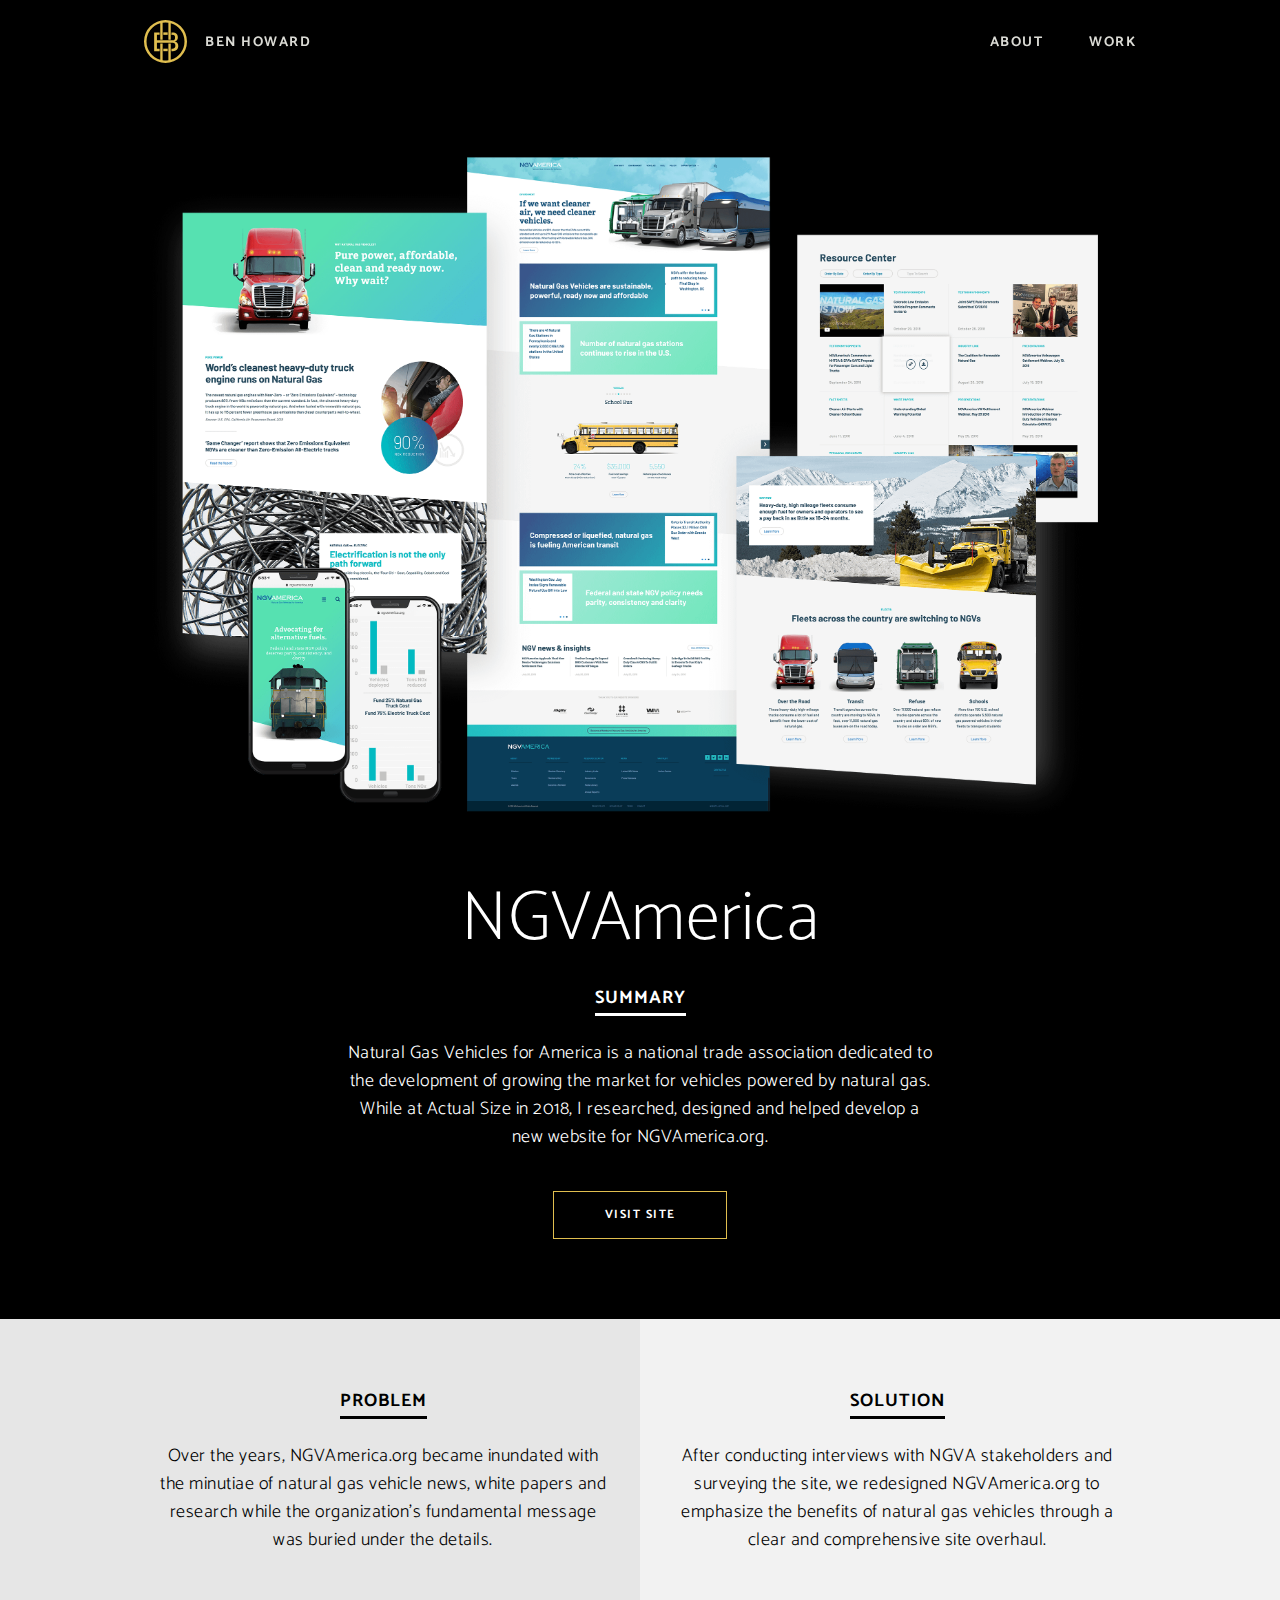
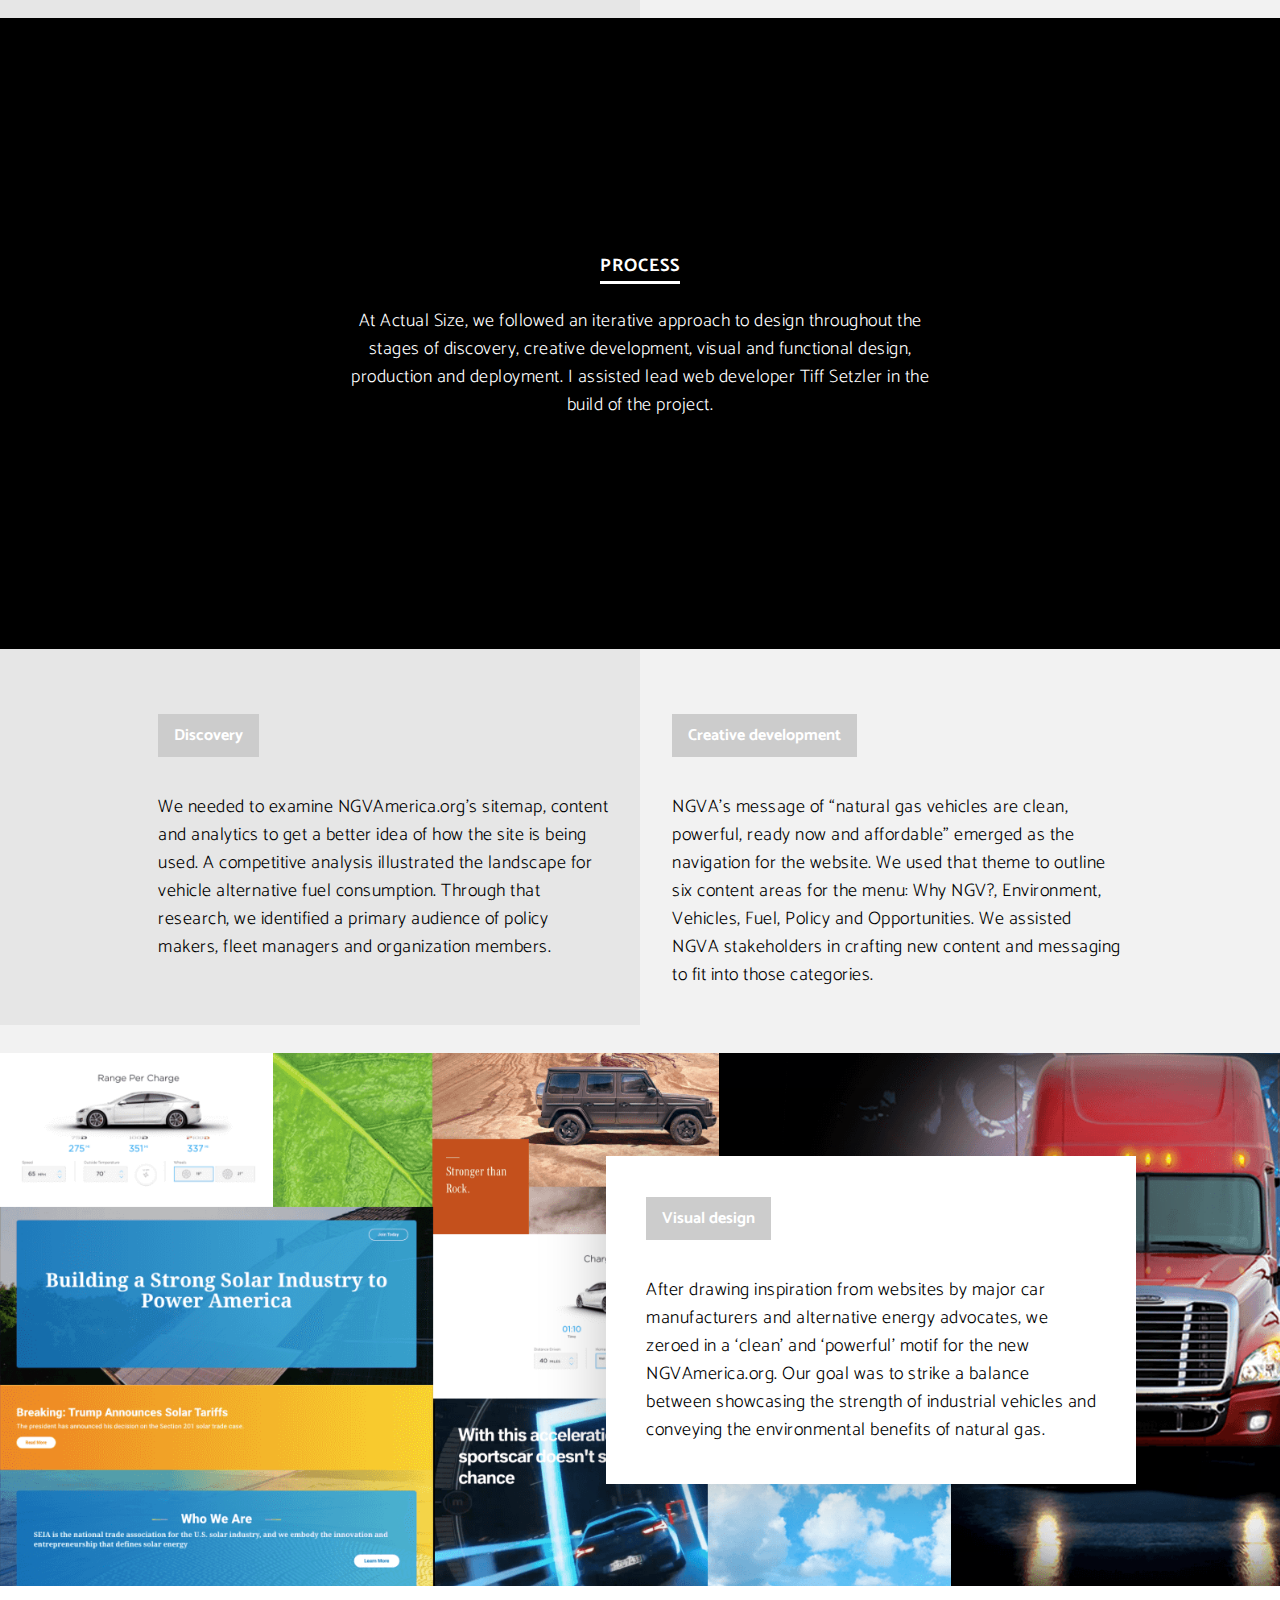
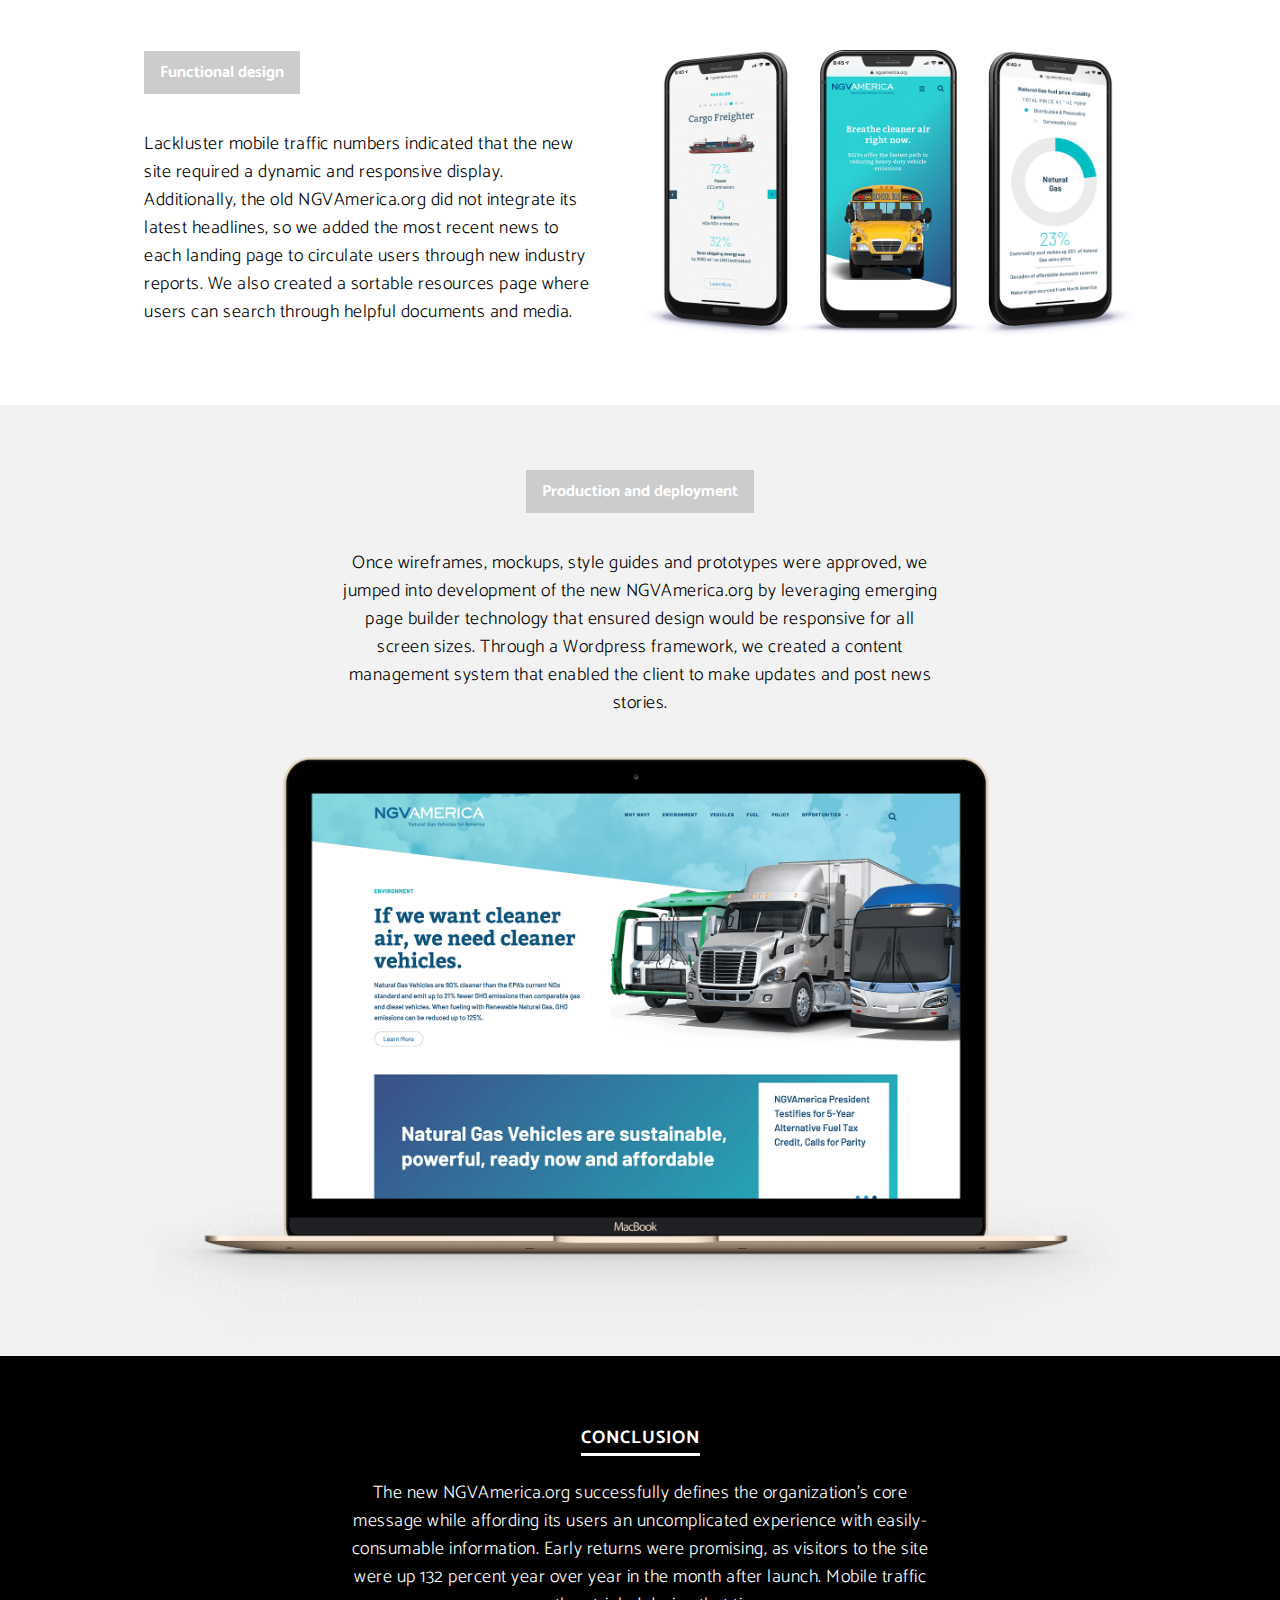
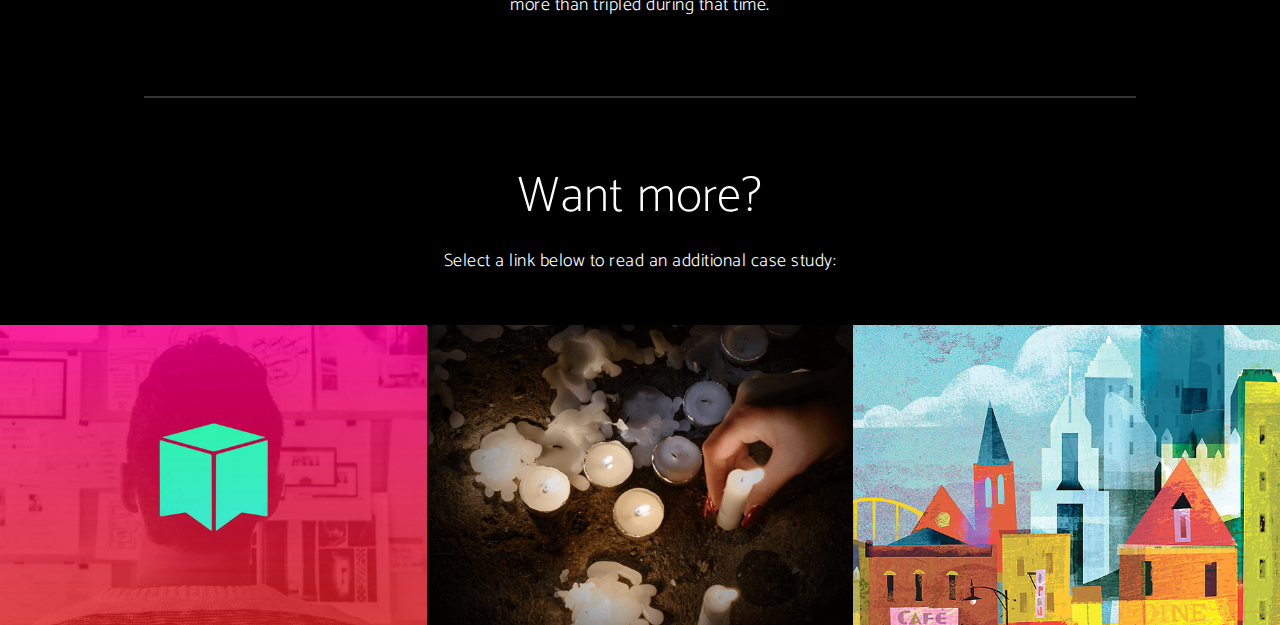
<file: pages/ngva.html>
<!DOCTYPE html>
<html lang="en-us">
  
  <head>
   
    <meta http-equiv="X-UA-Compatible" content="IE=Edge">
    <meta name="viewport" content="width=device-width, initial-scale=1">
    <meta charset="utf-8">

    <link rel="apple-touch-icon" sizes="60x60" href="/apple-touch-icon.png">
    <link rel="icon" type="image/png" sizes="32x32" href="/favicon-32x32.png">
    <link rel="icon" type="image/png" sizes="16x16" href="/favicon-16x16.png">
    <link rel="manifest" href="/manifest.json">
    <link rel="mask-icon" href="/safari-pinned-tab.svg" color="#5bbad5">
    <meta name="theme-color" content="#ffffff">
    <title>Ben Howard | Design | Case Study</title>

    <!-- Google fonts -->
    <link href="https://fonts.googleapis.com/css?family=Catamaran:100,300,400,700" rel="stylesheet" type="text/css">

    <!-- CSS -->
    <link rel="stylesheet" href="../css/normalize.css">
    <link rel="stylesheet" href="../css/font-awesome.css">
    <link rel="stylesheet" href="../css/animate.css">
    <link rel="stylesheet" href="../css/style-cs.css">

  </head>

  <body>

    <!-- NAVBAR -->
    <nav class="cs-nav navbar-pages">
        <div class="container">
          <ul class="one-half" id="mobile-logo">
            <li id="nav-logo"><a href="http://benhoward.design/"><img src="../img/bh-logo.svg" height="43px" alt="BH"/></a></li>
            <li id="nav-logo-name">BEN HOWARD</li>
          </ul>
          <ul class="one-half nav-hover">
            <li><a href="http://benhoward.design/">WORK</a></li>
            <li><a href="contact.html">ABOUT</a></li>
          </ul>
        </div>
    </nav>

    <!-- SUMMARY -->
    <section class="cs-summary" id="intro-padding">
      <div class="container">
        <a href="https://www.ngvamerica.org/" target="_blank"><img src="../img/cs-ngv-hero.png" alt="ngvamerica.org" class="img-link" title="View the site"/></a>
        <a href="https://www.ngvamerica.org/" target="_blank" style="text-decoration: none;"><h1 title="View the site" style="padding-top: 50px;">NGVAmerica</h1></a>
        <div class="center-text">
          <h3><span class="underline-white">Summary</span></h3>
          <p>Natural Gas Vehicles for America is a national trade association dedicated to the development of growing the market for vehicles powered by natural gas. While at Actual Size in 2018, I researched, designed and helped develop a new website for NGVAmerica.org.</p>
          <ul class="footer-button btn-summary">
              <a href="https://www.ngvamerica.org/" target="_blank"><li>Visit Site</li></a>
          </ul>
        </div>
      </div>
    </section>

    <!-- PROBLEM/SOLUTION -->
    <section class="cs-probsol">
      <div class="one-half gray">
        <div class="probsol-left">
          <h3><span class="underline">Problem</span></h3>
          <p>Over the years, NGVAmerica.org became inundated with the minutiae of natural gas vehicle news, white papers and research while the organization&rsquo;s fundamental message was buried under the details.</p>
        </div>
      </div>
      <div class="one-half white">
        <div class="probsol-right">
          <h3><span class="underline">Solution</span></h3>
          <p>After conducting interviews with NGVA stakeholders and surveying the site, we redesigned NGVAmerica.org to emphasize the benefits of natural gas vehicles through a clear and comprehensive site overhaul.</p>
        </div>
      </div>
    </section>

    <!-- PROCESS -->
    <section class="cs-summary parallax" id="ngv-process">
      <div class="container">
        <div class="center-text">
          <h3><span class="underline-white">Process</span></h3>
          <p>At Actual Size, we followed an iterative approach to design throughout the stages of discovery, creative development, visual and functional design, production and deployment. I assisted lead web developer Tiff Setzler in the build of the project.</p>
        </div>
      </div>
    </section>

    <!-- DISCOVERY/CREATIVE DEV -->
    <section class="cs-probsol" style="background-color: #f2f2f2;">
      <div class="one-half gray">
        <div class="process-left no-b-padding">
          <h4><span class="process-tag">Discovery</span></h4>
          <p>We needed to examine NGVAmerica.org&rsquo;s sitemap, content and analytics to get a better idea of how the site is being used. A competitive analysis illustrated the landscape for vehicle alternative fuel consumption. Through that research, we identified a primary audience of policy makers, fleet managers and organization members.</p>
        </div>
      </div>
      <div class="one-half white">
        <div class="process-right no-b-padding">
          <h4><span class="process-tag">Creative development</span></h4>
          <p>NGVA&rsquo;s message of &ldquo;natural gas vehicles are clean, powerful, ready now and affordable&rdquo; emerged as the navigation for the website. We used that theme to outline six content areas for the menu: Why NGV?, Environment, Vehicles, Fuel, Policy and Opportunities. We assisted NGVA stakeholders in crafting new content and messaging to fit into those categories.</p>
        </div>
      </div>
    </section>

    <!-- VISUAL DESIGN -->
    <section class="cs-white background-img" id="ngv-inspiration">
      <div class="mobile-img">
        <img src="../img/cs-ngv-inspiration-m.png">
      </div>
      <div class="container">
        <div class="process-left float-box-right" id="mobile-gray">      
          <h4><span class="process-tag">Visual design</span></h4>
          <p>After drawing inspiration from websites by major car manufacturers and alternative energy advocates, we zeroed in a &lsquo;clean&rsquo; and &lsquo;powerful&rsquo; motif for the new NGVAmerica.org. Our goal was to strike a balance between showcasing the strength of industrial vehicles and conveying the environmental benefits of natural gas.</p>
        </div>
      </div>
    </section>

    <!-- FUNCTIONAL DESIGN -->
    <section class="cs-white" id="">
      <div class="container">
        <div class="process-left standalone-left">
          <h4><span class="process-tag">Functional design</span></h4>      
          <p>Lackluster mobile traffic numbers indicated that the new site required a dynamic and responsive display. Additionally, the old NGVAmerica.org did not integrate its latest headlines, so we added the most recent news to each landing page to circulate users through new industry reports. We also created a sortable resources page where users can search through helpful documents and media.</p>
        </div>
        <div class="one-half pic-full padding-t-mobile">
          <img src="../img/cs-ngv-phones.png">
        </div>
      </div>
    </section>

    <!-- SHOWCASE -->
    <section class="cs-gray no-b-padding" id="">        
      <div class="container">
        <div class="process-left standalone-center">
          <h4><a href="https://newsinteractive.post-gazette.com/hip-hop-showcase/index.php" target="_blank" title="View the site"><span class="process-tag process-tag-link">Production and deployment</span></a></h4>
          <p>Once wireframes, mockups, style guides and prototypes were approved, we jumped into development of the new NGVAmerica.org by leveraging emerging page builder technology that ensured design would be responsive for all screen sizes. Through a Wordpress framework, we created a content management system that enabled the client to make updates and post news stories.</p>
        </div>

        <div class="bottom-pic more-margin-t">
          <img src="../img/cs-ngv-laptop.png" id="">
        </div> 
      </div>
    </section>

    <!-- CONCLUSION -->
    <section class="cs-summary less-padding">
      <div class="container">
        <div class="center-text">
          <h3><span class="underline-white">Conclusion</span></h3>
          <div class="">
            <p>The new NGVAmerica.org successfully defines the organization&rsquo;s core message while affording its users an uncomplicated experience with easily-consumable information. Early returns were promising, as visitors to the site were up 132 percent year over year in the month after launch. Mobile traffic more than tripled during that time.</p>
          </div>
        </div>
      </div>
    </section>

    <!-- FOOTER -->
    <footer class="cs-summary" style="padding-bottom: 0">
      <nav class="cs-nav footer-nav">
        <div class="container container-footer">
          <!-- <ul class="one-half" id="footer-mobile-logo">
            <li id="nav-logo"><img src="../img/bh-logo-footer.svg" height="43px" width="43px" alt="BH"/></li>
          </ul>
          <ul class="one-half nav-hover">
            <li><a href="http://www.coroflot.com/benhoward" target="_blank"><i class="fa fa-briefcase"></i></a></li>
            <li><a href="https://github.com/benjhoward" target="_blank"><i class="fa fa-github"></i></a></li>
            <li><a href="https://twitter.com/BenHoward412" target="_blank"><i class="fa fa-twitter"></i></a></li>
            <li><a href="https://www.instagram.com/benhoward412/" target="_blank"><i class="fa fa-instagram"></i></a></li>
            <li><a href="mailto:ben@benhoward.design"><i class="fa fa-envelope"></i></a></li>

          </ul> -->
        </div>
      </nav>

      <section class="bottom-footer">
        <div class="container">
          <h2>Want more?</h2>
          <div class="center-text footer-text">
            <p>Select a link below to read an additional case study:</p>
          </div>
        </div>

        <div class="footer-pics">
          <div class="footer-item one-third" id="blocmarc-pic">
            <div class="footer-hover">
              <h6>Blocmarc</h6>
              <p>Design, Development</p>
              <ul class="footer-button">
                <a href="blocmarc.html"><li>See Case Study</li></a>
                <a href="https://benjhoward.github.io/blocmarc/" target="_blank"><li>Visit Site</li></a>
              </ul>
            </div>
            <a href="blocmarc.html"><div class="mobile-button">
              <div class="mobile-label">
                <p>Case study</p>
              </div>
            </div></a>
          </div>


          <div class="footer-item one-third" id="tol-pic">
            <div class="footer-hover">
              <h6>Tree of Life Tragedy</h6>
              <p>Design, Development</p>
              <ul class="footer-button">
                <a href="treeoflife.html"><li>See Case Study</li></a>                
              </ul>
            </div>
            <a href="treeoflife.html"><div class="mobile-button">
              <div class="mobile-label">
                <p>Case Study</p>
              </div>
            </div></a>
          </div>


          <div class="footer-item one-third" id="mag-pic">
            <div class="footer-hover">
              <h6>Premium Magazines</h6>
              <p>Art Direction, Design</p>
              <ul class="footer-button">
                <a href="magazines.html"><li>See Case Study</li></a>
              </ul>
            </div>
            <a href="magazines.html"><div class="mobile-button">
              <div class="mobile-label">
                <p>Case study</p>
              </div>
            </div></a>
          </div>

          

          
          
  <!--         <img src="../img/link-magazine-1.jpg" class="one-third">
          <img src="../img/link-breakthru-2.jpg" class="one-third">
          <img src="../img/link-portfolio-1.jpg" class="one-third"> -->
        </div>
      </section>
    </footer>    

    <script>
      (function(i,s,o,g,r,a,m){i['GoogleAnalyticsObject']=r;i[r]=i[r]||function(){
      (i[r].q=i[r].q||[]).push(arguments)},i[r].l=1*new Date();a=s.createElement(o),
      m=s.getElementsByTagName(o)[0];a.async=1;a.src=g;m.parentNode.insertBefore(a,m)
      })(window,document,'script','https://www.google-analytics.com/analytics.js','ga');

      ga('create', 'UA-101343334-1', 'auto');
      ga('send', 'pageview');

    </script>

  </body>

</html>
</file>
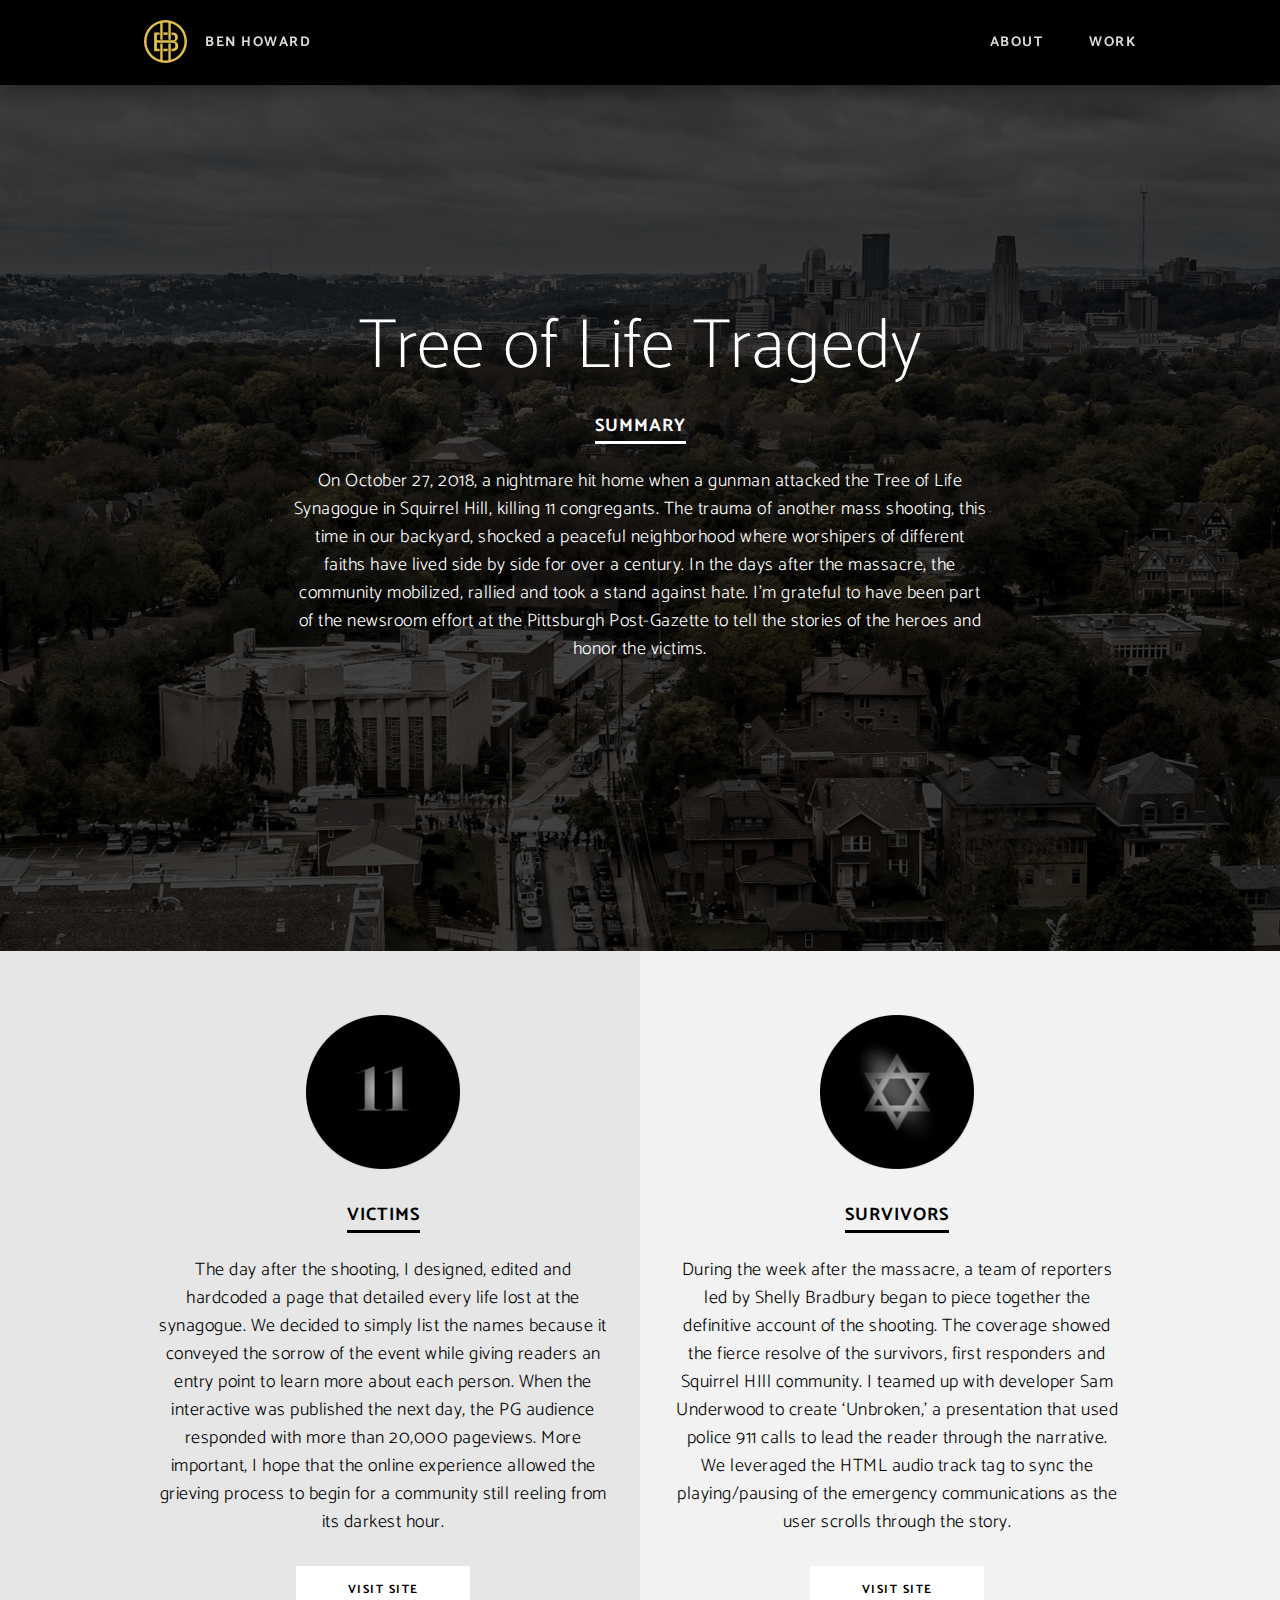
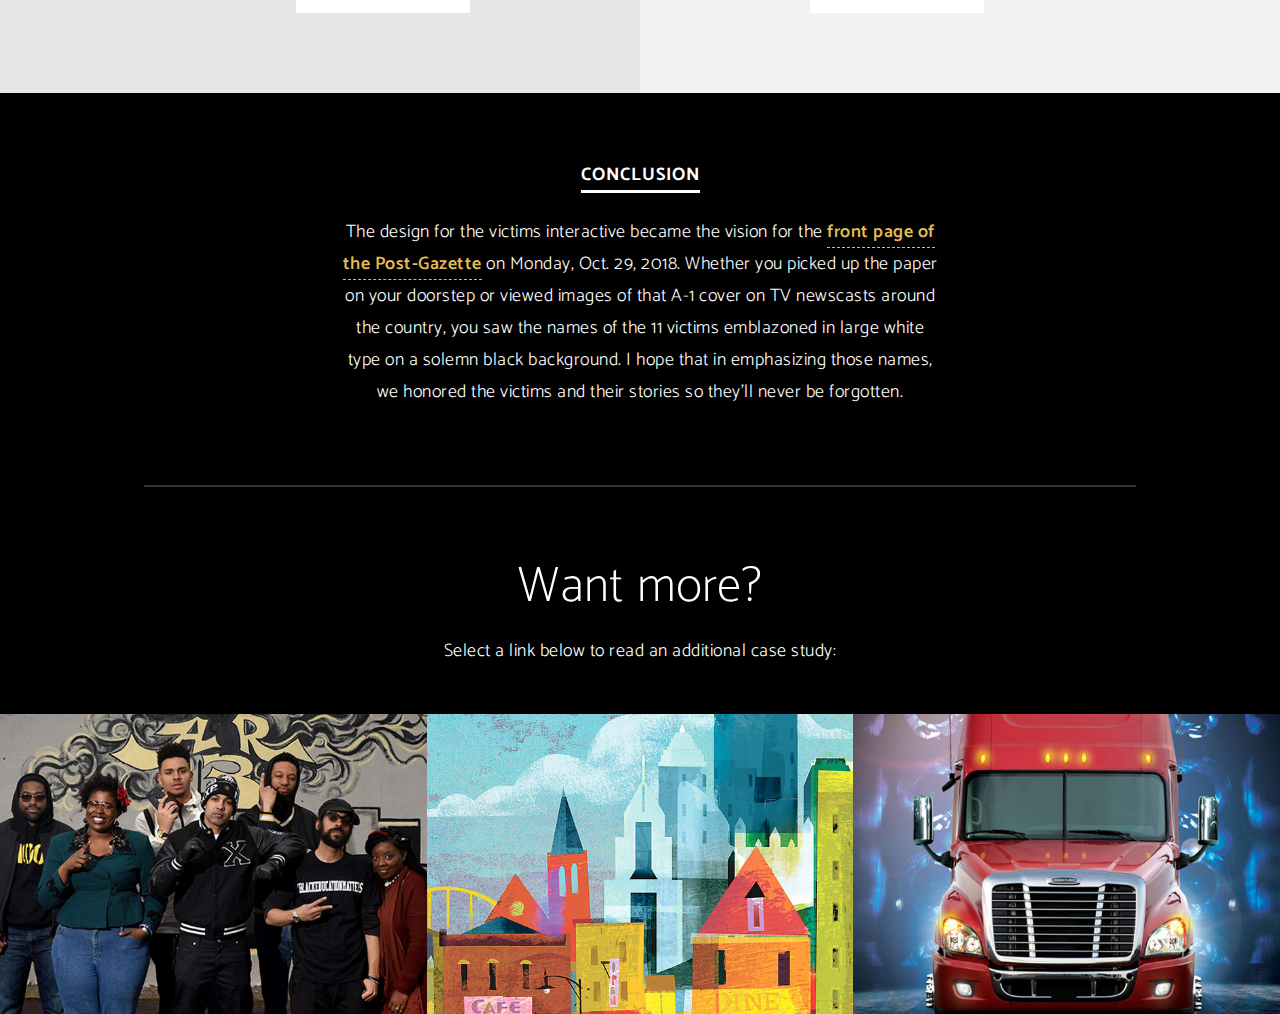
<file: pages/treeoflife.html>
<!DOCTYPE html>
<html lang="en-us">
  
  <head>
   
    <meta http-equiv="X-UA-Compatible" content="IE=Edge">
    <meta name="viewport" content="width=device-width, initial-scale=1">
    <meta charset="utf-8">

    <link rel="apple-touch-icon" sizes="60x60" href="/apple-touch-icon.png">
    <link rel="icon" type="image/png" sizes="32x32" href="/favicon-32x32.png">
    <link rel="icon" type="image/png" sizes="16x16" href="/favicon-16x16.png">
    <link rel="manifest" href="/manifest.json">
    <link rel="mask-icon" href="/safari-pinned-tab.svg" color="#5bbad5">
    <meta name="theme-color" content="#ffffff">
    <title>Ben Howard | Design | Case Study</title>

    <!-- Google fonts -->
    <link href="https://fonts.googleapis.com/css?family=Catamaran:100,300,400,700" rel="stylesheet" type="text/css">
    <link rel="stylesheet" href="https://use.fontawesome.com/releases/v5.4.1/css/all.css" integrity="sha384-5sAR7xN1Nv6T6+dT2mhtzEpVJvfS3NScPQTrOxhwjIuvcA67KV2R5Jz6kr4abQsz" crossorigin="anonymous">
    <!-- CSS -->
    <link rel="stylesheet" href="../css/normalize.css">
    <link rel="stylesheet" href="../css/font-awesome.css">
    <link rel="stylesheet" href="../css/animate.css">
    <link rel="stylesheet" href="../css/style-cs.css">

  </head>

  <body>

    <!-- NAVBAR -->
    <nav class="cs-nav navbar-pages">
        <div class="container">
          <ul class="one-half" id="mobile-logo">
            <li id="nav-logo"><a href="http://benhoward.design/"><img src="../img/bh-logo.svg" height="43px" alt="BH"/></a></li>
            <li id="nav-logo-name">BEN HOWARD</li>
          </ul>
          <ul class="one-half nav-hover">
            <li><a href="http://benhoward.design/">WORK</a></li>
            <li><a href="contact.html">ABOUT</a></li>
          </ul>
        </div>
    </nav>

    <!-- SUMMARY -->
    <section class="cs-summary summary-lede">
      <div class="container summary-hed">
        <!-- <a href="https://www.ngvamerica.org/" target="_blank"><img src="../img/cs-ngv-hero.png" alt="ngvamerica.org" class="img-link" title="View the site"/></a> -->
        <a href="https://newsinteractive.post-gazette.com/pittsburgh-squirrel-hill-synagogue-massacre/" target="_blank" style="text-decoration: none;"><h1 title="View the site" style="padding-top: 50px;">Tree of Life Tragedy</h1></a>
        <div class="center-text summary-big">
          <h3><span class="underline-white">Summary</span></h3>
          <p>On October 27, 2018, a nightmare hit home when a gunman attacked the Tree of Life Synagogue in Squirrel Hill, killing 11 congregants. The trauma of another mass shooting, this time in our backyard, shocked a peaceful neighborhood where worshipers of different faiths have lived side by side for over a century. In the days after the massacre, the community mobilized, rallied and took a stand against hate. I&rsquo;m grateful to have been part of the newsroom effort at the Pittsburgh Post-Gazette to tell the stories of the heroes and honor the victims.</p>
        </div>
      </div>
    </section>

    <!-- VICTIMS/SURVIVORS -->
    <section class="cs-probsol">
      <div class="one-half gray">
        <div class="probsol-left">
          <img src="../img/cs-tol-11.png" class="summary-icon">
          <h3><span class="underline">Victims</span></h3>
          <p>The day after the shooting, I designed, edited and hardcoded a page that detailed every life lost at the synagogue. We decided to simply list the names because it conveyed the sorrow of the event while giving readers an entry point to learn more about each person. When the interactive was published the next day, the PG audience responded with more than 20,000 pageviews. More important, I hope that the online experience allowed the grieving process to begin for a community still reeling from its darkest hour.</p>
          <ul class="footer-button btn-summary btn-probsol">
              <a href="https://newsinteractive.post-gazette.com/squirrel-hill-massacre-victims/" target="_blank"><li>Visit Site</li></a>
          </ul>
        </div>
      </div>
      <div class="one-half white">
        <div class="probsol-right">
          <img src="../img/cs-tol-star.png" class="summary-icon">
          <h3><span class="underline">Survivors</span></h3>
          <p>During the week after the massacre, a team of reporters led by Shelly Bradbury began to piece together the definitive account of the shooting. The coverage showed the fierce resolve of the survivors, first responders and Squirrel HIll community. I teamed up with developer Sam Underwood to create &lsquo;Unbroken,&rsquo; a presentation that used police 911 calls to lead the reader through the narrative. We leveraged the HTML audio track tag to sync the playing/pausing of the emergency communications as the user scrolls through the story.</p>
          <ul class="footer-button btn-summary btn-probsol">
              <a href="https://newsinteractive.post-gazette.com/pittsburgh-squirrel-hill-synagogue-massacre/" target="_blank"><li>Visit Site</li></a>
          </ul>
        </div>
      </div>
    </section>

    <!-- CONCLUSION -->
    <section class="cs-summary less-padding">
      <div class="container">
        <div class="center-text">
          <h3><span class="underline-white">Conclusion</span></h3>
          <div class="summary-leading">
            <p>The design for the victims interactive became the vision for the <span onclick="openModal()" class="summary-lb">front page of the Post-Gazette</span> on Monday, Oct. 29, 2018. Whether you picked up the paper on your doorstep or viewed images of that A-1 cover on TV newscasts around the country, you saw the names of the 11 victims emblazoned in large white type on a solemn black background. I hope that in emphasizing those names, we honored the victims and their stories so they’ll never be forgotten.</p>
          </div>
        </div>
      </div>
    </section>

    <!-- MODAL -->
    <div id="myModal" class="modal">
      <span class="close cursor" onclick="closeModal()"><i class="far fa-window-close"></i></span>
      <div class="modal-content">

        <div class="">
          <img src="../img/cs-tol-pg.png" style="height:100%">
        </div>
      </div>
    </div>

    <!-- FOOTER -->
    <footer class="cs-summary" style="padding-bottom: 0">
      <nav class="cs-nav footer-nav">
        <div class="container container-footer">
          <!-- <ul class="one-half" id="footer-mobile-logo">
            <li id="nav-logo"><img src="../img/bh-logo-footer.svg" height="43px" width="43px" alt="BH"/></li>
          </ul>
          <ul class="one-half nav-hover">
            <li><a href="http://www.coroflot.com/benhoward" target="_blank"><i class="fa fa-briefcase"></i></a></li>
            <li><a href="https://github.com/benjhoward" target="_blank"><i class="fa fa-github"></i></a></li>
            <li><a href="https://twitter.com/BenHoward412" target="_blank"><i class="fa fa-twitter"></i></a></li>
            <li><a href="https://www.instagram.com/benhoward412/" target="_blank"><i class="fa fa-instagram"></i></a></li>
            <li><a href="mailto:ben@benhoward.design"><i class="fa fa-envelope"></i></a></li>

          </ul> -->
        </div>
      </nav>

      <section class="bottom-footer">
        <div class="container">
          <h2>Want more?</h2>
          <div class="center-text footer-text">
            <p>Select a link below to read an additional case study:</p>
          </div>
        </div>

        
        <div class="footer-pics">
          <div class="footer-item one-third" id="breakthru-pic">
            <div class="footer-hover">
              <h6>Breakthru</h6>
              <p>Design, Development</p>
              <ul class="footer-button">
                <a href="breakthru.html"><li>See Case Study</li></a>
                <a href="https://newsinteractive.post-gazette.com/hip-hop/" target="_blank"><li>Visit Site</li></a>
              </ul>
            </div>
            <a href="blocmarc.html"><div class="mobile-button">
              <div class="mobile-label">
                <p>Case study</p>
              </div>
            </div></a>
          </div>

          
          <div class="footer-item one-third" id="mag-pic">
            <div class="footer-hover">
              <h6>Premium Magazines</h6>
              <p>Art Direction, Design</p>
              <ul class="footer-button">
                <a href="magazines.html"><li>See Case Study</li></a>
              </ul>
            </div>
            <a href="magazines.html"><div class="mobile-button">
              <div class="mobile-label">
                <p>Case study</p>
              </div>
            </div></a>
          </div>

          <div class="footer-item one-third" id="ngv-pic">
            <div class="footer-hover">
              <h6>NGVAmerica</h6>
              <p>Design, Development</p>
              <ul class="footer-button">
                <a href="ngva.html"><li>See Case Study</li></a>
                <a href="https://www.ngvamerica.org/" target="_blank"><li>Visit Site</li></a>                
              </ul>
            </div>
            <a href="ngva.html"><div class="mobile-button">
              <div class="mobile-label">
                <p>Case Study</p>
              </div>
            </div></a>
          </div>
          
  <!--         <img src="../img/link-magazine-1.jpg" class="one-third">
          <img src="../img/link-breakthru-2.jpg" class="one-third">
          <img src="../img/link-portfolio-1.jpg" class="one-third"> -->
        </div>
      </section>
    </footer>    

    <script>
      // Open the Modal
      function openModal() {
        document.getElementById('myModal').style.display = "block";
      }

      // Close the Modal
      function closeModal() {
        document.getElementById('myModal').style.display = "none";
      }


      (function(i,s,o,g,r,a,m){i['GoogleAnalyticsObject']=r;i[r]=i[r]||function(){
      (i[r].q=i[r].q||[]).push(arguments)},i[r].l=1*new Date();a=s.createElement(o),
      m=s.getElementsByTagName(o)[0];a.async=1;a.src=g;m.parentNode.insertBefore(a,m)
      })(window,document,'script','https://www.google-analytics.com/analytics.js','ga');

      ga('create', 'UA-101343334-1', 'auto');
      ga('send', 'pageview');

    </script>

  </body>

</html>
</file>
<file: css/style-cs.css>
html, body {
  background-color: #000000;
  margin: 0;
  font-family: 'Catamaran', Helvetica, sans-serif;

}

p {
  font-size: 18px;
  font-weight: 300;
  line-height: 28px;
  letter-spacing: .5px;
  margin: 0;
}

a {
  text-decoration: none;
  color: inherit;
}

.describe {
  font-size: 13px;
  line-height: 23px;
  letter-spacing: .5px;
  margin-top: 6px;
}

@media(max-width: 700px) {
  p {
    font-size: 16px;
    line-height: 27px;
  }
}

img {
  width: 100%;
}

.mobile-img {
  display: none;
}

@media(max-width: 700px) {
  .mobile-img {
    display: block;
    float: left;
    width: 100%;
  }
}

/* GRID */
.container, .img-container{
  width: 992px;
  margin-right: auto;
  margin-left: auto;
  position: relative;
  top: 0;
}

.container-index {
  width: 1200px;
}

@media(max-width: 1250px) {
  .container-index {
    width: 1030px;
  }
}

@media(max-width: 1024px) {
  .container-index {
    top: 0;
  }
}

.container:before,
.container:after {
  content: "";
  display: table;
}

.container:after {
  clear: both;
}

.img-container {
  width: 1200px;
}

.img-mag {
  width: 65%;
}

@media (max-width: 1300px) {
  .img-mag {
    width: 80%;
  }
}

.img-container img {
  width: 100%;
}

@media (max-width: 1030px) {
  .container, .img-container {
    width: 85%;
  }
}

@media (max-width: 1000px) {
  .img-container {
    width: 700px;
  }
}

@media(max-width: 700px) {
  .container {
    width: 85%;
  }
  .img-container {
    width: 100%;
  }
}

.one-half, .one-third, .one-fourth, .one-fifth {
  float:left;
  position:relative;
  min-height: 1px;
}

.one-half {
  width: 50%;
}

.one-third {
  width: 29%;
}

.one-fourth {
  width: 25%;
}

.one-fifth {
  width: 20%;
}

@media (max-width: 1030px) {
  .one-third {
    width: 28%;
  }
}

@media (max-width: 1000px) {
  .one-third, .one-fourth {
    width: 100%;
  }
}

/* NAVBAR */

nav {
  display: block;
  position: relative;
  z-index: 2000;
  top: 556px;
}

.container-nav {
  border-top: 2px solid #333333;
}

.cs-nav {
  background-color: black;
  display: block;
  position: fixed;
  z-index: 1000;
  width: 100%;
  height: auto;
  top: 0;
  box-shadow: 0 5px 22px rgba(0,0,0,.4);
}

.cs-nav ul {
  padding: 20px 0;
  margin: auto;
  height: auto;
  color: #dbdbd5;
  list-style-type: none;
  font-size: 14px;
  font-weight: 700;
  letter-spacing: 1.5px;
  display: block;
  position: relative;
}

.cs-nav ul li {
  float: left;
  display: inline-block;
  height: auto;
  padding-top: 15px;
  margin-left: 46px;
  text-align: right;
  float: right;
  position: relative;
}

.cs-nav ul li a{
  text-decoration: none;
  color: inherit;
  display: block;
  position: relative;
}

.nav-hover li:hover {
  border-bottom: 3px solid #e0be4f;
  color: #e0be4f;
  padding-bottom: 2px;
}

#nav-logo {
  height: 43px;
  width: 43px;
  padding-top: 0;
  margin-left: 0;
  float: left;
}

#nav-logo-name {
  margin-left: 18px;
  text-align: left;
  float: left;
}

#nav-logo #nav-logo-name:nohover {

}

.navbar-wrapper {
  width: 100%;
  height: 83px;
  position: relative;
  display: block;
}

@media(max-width: 760px) {
  #nav-logo-name {
    display: none;
  }
  #mobile-logo {
    width: 33px;
  }
  .nav-hover {
    float: right;
    width: 230px;
  }
  #nav-logo {
    width: 33px;
  }
}

.navbar {
  position: relative;
  height: 85px;
}

.navbar-scrolled {
  position: fixed;
  width: 100%;
  top: 0;
}

.navbar-pages {
  position: fixed;
  height: 85px;

}

@media(max-width: 1000px) {
  nav {
    top: 490px;
  }
}

@media(max-width: 800px) {
  nav {
    top: 520px;
  }
}

@media(max-width: 500px) {
  nav {
    top: 550px;
  }
}

@media(max-width: 1024px) {
  .navbar, .navbar-pages {
    position: fixed;
    border-bottom: 2px solid #333333;
  }
  .container-nav {
    top: 0;
  }
  nav, .navbar-wrapper {
    top: 0;
    float: left;
    position: fixed;
  }
}

.nav-holder {
  height: 83px;
  width: 100%;
  display: none;
  position: relative;
  float: left;
}

/*@media(max-width: 760px) {
  .nav-holder {
    display: block;
  }
}*/

/* SUMMARY SECTION */

.cs-summary, .cs-white, .cs-gray{
  width: 100%;
  height: auto;
  display: block;
  position: relative;
  padding-top: 5%;
  padding-bottom: 5%;
  float: left;
}

@media (max-width: 1000px) {
  .cs-summary, .cs-white, .cs-gray {
    padding-top: 10%;
    padding-bottom: 10%;
  }
}

#intro-padding {
  padding-top: 130px;
}

.cs-summary h1, h2 {
  font-size: 70px;
  font-weight: 100;
  color: white;
  text-align: center;
  margin: 0;
  padding: 0;
  line-height: 20px;
  letter-spacing: .25px;
  padding-bottom: 50px;
}

.header-h1 {
  padding-bottom: 0;
  padding-top: 50px;
  position: fixed;
}

.header-h1 h1{
  padding-top: 6%;
}

h1:not(.no-hover):hover {
  color: #e0be4f;
}

.cs-summary img {
  width: 100%;
}

@media(max-width: 1024px) {
  .header-h1 {
    padding-top: 130px;
  }
  .cs-summary h1 {
    font-size: 4rem;
    padding-top: 20px;
    padding-bottom: 40px;
  }
  .header-h1 h1 {
    padding-top: 50px;
  }
  .top-dek {
    padding-bottom: 18px !important;
  }
}

@media(max-width: 700px) {
  .cs-summary h1 {
    font-size: 2.8rem;
    padding-bottom: 30px;
    line-height: 2.4rem;
  }
  .top-dek {
    padding-bottom: 4px !important;
  }
}

@media(max-width: 760px) {
  .header-h1 {
    position: relative;
    display: block;
  }
}

.img-link:hover {
  opacity: .9;
}

.center-text {
  text-align: center;
  color: white;
}

h3 {
  text-transform: uppercase;
  padding-bottom: 3px;
  font-weight: 700;
  font-size: 18px;
  letter-spacing: 1px;
  line-height: 0;
  margin-bottom: 38px;
}

@media(max-width: 700px) {
  h3 {
    font-size: 16px;
  }
}

.center-text p {
  width: 60%;
  margin: 0 auto;
}

.header-text p {
  width: 50%;
  font-weight: 400;
}

@media (max-width: 1024px) {
  .center-text p {
    width: 100%;
  }
}

.underline {
  border-bottom: 3px solid black;
}

.underline-white {
  border-bottom: 3px solid white;
}


/*MAIN*/

main {
  top: 556px;
  position: relative;
  padding-top: 50px;
  background-color: black;
  float: left;
  width: 100%;
  display: block;
  z-index: 1000;
}

@media(max-width: 1024px) {
  .work-grid {
    top: 0;
  }
}

@media(max-width: 1024px) {
  main {
    top: 550px;
    padding-top: 32px;
  }
}

@media(max-width: 960px) {
  main {
    top: 556px;
  }
}

@media(max-width: 760px) {
  main {
    top: 0;
  }
}


/* PROBLEM/SOLUTION SECTION */

.cs-probsol {
  width: 100%;
  height: auto;
  display: block;
  position: relative;
  float: left;
}

.gray {
  background-color: #e6e6e6;
  padding: 5% 0;
}

.probsol-left, .process-left {
  width: 450px;
  float: right;
  padding-right: 5%;
  text-align: center;
}

.white {
  background-color: #f2f2f2;
  padding: 5% 0;
}

.probsol-right, .process-right {
  width: 450px;
  float: left;
  padding-left: 5%;
  text-align: center;
}

.all-gray {
  background-color: #e6e6e6;
}

@media (max-width: 1030px) {
  .probsol-left, .process-left, .probsol-right, .process-right {
    width: 400px;
  }
}

@media (max-width: 1000px) {
  .probsol-left, .process-left, .probsol-right, .process-right {
    width: 85%;
    padding: 0;
    float: none;
    margin: 0 auto;
  }

  .gray, .white {
    width: 100%;
    padding: 10% 0;
  }
}

#laptop-padding {
  padding-bottom: 36px;
}

/* PROCESS SECTION */

.parallax {
    /*height: 400px;*/    
    background-position: center;
    background-repeat: no-repeat;
    background-attachment: fixed;
    background-size: cover;
    position: relative;
    box-shadow: inset 0px 0px 20px 4px rgba(0, 0, 0, 0.5);
}    

.cs-white {
  background-color: white;
}

.cs-gray {
  background-color: #f2f2f2;
}

#breakthru-process {
  background-image: url(../img/cs-breakthru-process.jpg);
  background-size: cover;
  padding-top: 22%;
  padding-bottom: 8%;  
}

#magazines-process {
  background-image: url(../img/cs-mag-covers-background.jpg);
  background-size: cover;
  padding-top: 12%;
  padding-bottom: 12%;
}

#ngv-process {
  background-image: url(../img/cs-ngv-plow.png);
  background-size: cover;
  padding-top: 18%;
  padding-bottom: 18%;
}

.research {
  padding: 0 18px;
  box-sizing: border-box;
}


.process-tag {
  padding: 8px 16px;
  background: #cccccc;
  line-height: 0;
  font-weight: 700;
  color: white;
}

h4 a {
  text-decoration: none;
}

.process-tag-link:hover {
  background-color: #e0be4f;
}

#research-tag {
  margin-left: 16px;
}

@media(max-width: 1000px) {
  .research {
    padding: 0;
  }
  #research-tag {
    margin-left: 0;
  }
}

h4 {
  float: left;
  width: 100%;
  display: block;
  margin: 0;
  height: 30px;
  margin-top: 14px;
}

.mag-tag {
  margin-top: 6%;
  margin-bottom: 3%;
  text-align: center;
}

.mag-left, .mag-right {
  box-sizing: border-box;
  margin-top: 3%;
}

.mag-left {
  padding: 10px 10px 10px 0px;
}

.mag-right {
  padding: 10px 0px 10px 10px;
}

h5 {
  margin: 36px 0 0 0;
  font-size: 60px;
  color: #e0be4f;
  font-weight: 100;
}

@media(max-width: 700px) {
  .mag-tag {
    margin-top: 10%;
  }

  .mag-left, .mag-right {
    width: 100%;
    padding: 0 0 10px 0;
  }

  h5 {
    font-size: 3rem;
  }
  .parallax {
    background-attachment: scroll;
  }
}

.process-left, .process-right {
  text-align: left;
}

.process-left p, .process-right p {
  float: left;
  padding: 36px 0;  
}

.process-mugs {
  height: 61px;
  float: left;
  display: block;
  position: relative;
  width: initial;
}

.background-img {
  background-size: cover;
  padding-top: 8%;
  padding-bottom: 8%;
}

#user-flows {
  background-image: url(../img/cs-blocmarc-flows.jpg);
}

#inspiration {
  background-image: url(../img/cs-breakthru-inspiration.jpg);
}

#ngv-inspiration {
  background-image: url(../img/cs-ngv-inspiration.png);
}

.float-box-right {
  padding: 40px;
  box-shadow: 0 0 60px rgba(0,0,0,.25);
  background-color: white;
}

.float-box-right p {
  padding-bottom: 0;
}

@media(max-width: 1000px) {
  .float-box-right {
    float: right;
    width: 65%;
  }
}

@media(max-width: 700px) {
  #user-flows, #inspiration, #ngv-inspiration{
    padding: 0;
    background-image: none;
  }
  #inspiration, #ngv-inspiration, #ngv-inspiration.float-box-right, #inspiration.float-box-right {
    background-color: #f2f2f2;
  }
  .float-box-right {
    float: left;
    width: 100%;
    box-shadow: none;
    padding: 10% 0;
  }
  #mobile-gray {
    background-color: #f2f2f2;
  }
}

.standalone-left {
  float: left;
  width: 50%;
  box-sizing: border-box;
}

.standalone-right {
  float: right;
  width: 50%;
  box-sizing: border-box;
}

.standalone-center {
  width: 60%;
  margin: 0 auto;
  float: none;
  text-align: center;
  padding-right: 0;
}

.standalone-left p, .standalone-right p, .standalone-center p {
  padding-bottom: 0;
}

@media (max-width: 1000px) {
  .standalone-center {
    width: 100%;
    text-align: left;
  }
  .standalone-left, .standalone-right {
    width: 100%;
  }
}

.color-grid {
  float: right;
  padding-top: 36px;
}

.color-box {
  margin: 10px;
  box-sizing: border-box;
  padding: 58px 0;
  font-weight: 400;
  color: white;
  text-align: center;
}

@media (max-width: 1000px) {
  .color-box {
    padding: 23px;
    width: 30%;
  }
  .color-grid {
    float: left;
    margin-left: -10px;
    margin-bottom: -10px;
    width: 110%
  }
}

@media (max-width: 700px) {
  .color-box {
    width: 42.6%;
  }
}

#logo-space {
  padding-bottom: 30px;
}

.fixed-mockup {
  height: 910px;
  box-sizing: border-box;
}

#mockups {
  position: absolute;
  left: 0;
  top: 566px;
  display: block;
}

@media (max-width: 1030px) {
  .fixed-mockup {
    height: 816px;
  }
}

@media (max-width: 1000px) {
  .fixed-mockup {
    height: auto;
  }
  .fixed-mockup p {
    padding-bottom: 0;
  }
  #mockups {
    top: 944px;
  }
  #fixed-mockup-small {
    height: 640px;
  }
}

@media (max-width: 700px) {
  #fixed-mockup-small {
    height: auto;
  }
  #mockups {
    display: none;
  }
}

.bottom-pic {
  float: left;
  margin: 0 auto;
  line-height: 0;
}

.nav-gif {
  width: 900px;
  margin: 0 auto;
}

.nav-gif img {
  width: 100%;
  padding-top: 5%;
}

@media (max-width: 1000px) {
  .nav-gif {
    width: 100%;
  }
  .padding-t-mobile {
    padding-top: 25px;
  }
}

.three-col {
  float: left;
  padding-top: 20px;
}

.three-col p {
  width: 29%;
  margin: 0 20px;
  display: inline-block;
  vertical-align: top;
  text-align: center;
}

@media (max-width: 1030px) {
  .three-col p {
    width: 28%;
  }
}

@media (max-width: 1000px) {
  .three-col p {
    width: 100%;
    margin: 0;
    padding-bottom: 30px;
    text-align: left;
  }
}

.less-padding {
  padding-bottom: 1%;
}

.mag-text {
  width: 100%;
  float: left;
  text-align: center;
}

.mag-text p {
  text-align: left;
}

h2 {
  font-size: 50px;
  padding-bottom: 40px;
}

.footer-text p {
  width: 50%;
  padding-bottom: 5%;
}

.footer-nav {
  position: relative;
  z-index: 0;
  padding-bottom: 7%;
}

.container-footer {
  border-top: 2px solid #333333;
  display: block;
}

.container-footer ul li {
  margin-left: 26px;
  font-size: 16px;
  padding-top: 13px;
}

.bottom-footer {
  float: left;
  width: 100%;  
}

.footer-pics {
  float: left;
  width: 100%;
}

.footer-item, .home-item {
  width: 33.3333%;
  height: 300px;
  background-size: cover;
  background-position: center;
  overflow: hidden;
}

@media(max-width: 900px) {
  .home-item {
    width: 50%;
  }
}

.footer-hover {
  box-sizing: border-box;
  padding: 30px;
  height: 100%;
  background-color: rgba(0,0,0,.9);
  color: white;
  margin-top: 300px;
}

.home-item, .footer-item, .footer-hover {
  transition: 0.7s;
}

.home-item:hover, .footer-item:hover .footer-hover {
  margin-top: 0;
}

@media(max-width: 1024px) {
  .footer-item {
    background-position: center;
  }
  .footer-hover {
    /*padding: 35px;*/
    display: none;
  }
}

@media(max-width: 1000px) {
    .footer-text p {
    width: 85%
  }
}

h6 {
  margin: 0 0 6px 0;
  font-weight: 700;
  font-size: 1.5rem;
}

.footer-button {
  padding: 0;
  margin-top: 7%;  
}

.footer-button li {
  padding: 16px;
  width: 140px;
  border: 1px solid white;
  text-align: center;
  display: inline-block;
  margin: 0 10px 10px 0;
  height: auto;
  color: #dbdbd5;
  list-style-type: none;
  font-size: 12px;
  font-weight: 700;
  letter-spacing: 1.5px;
  text-transform: uppercase;
  transition: .5s;
}

.footer-button li:hover {
  background-color: white;
  color: black;
}

@media(max-width: 800px) {
  .footer-nav {
    padding-bottom: 11%;
  }
}

@media(max-width: 760px) {
  #footer-mobile-logo {
    width: 33px;
  }
  h2 {
    font-size: 2.5rem;
    padding-top: 10px;
    padding-bottom: 30px;
  }
  .footer-text p {
    width: 100%;
    padding-bottom: 10%;
  }
  .footer-item {
    width: 100%;
  }
  .container-footer {
    top: 0;
  }
}

@media(max-width: 400px) {
  /*#footer-mobile-logo {
    display: none;
  }*/
  #footer-nav-logos {
    width: 218px;
    height: 30px;
  }
}

.no-b-padding {
  padding-bottom: 0;
}

.no-b-padding p {
  padding-bottom: 0;
}

@media(max-width: 1000px) {
  .pic-full {
    width: 100%;
  }
}

.mag-line-height {
  line-height: 56px;
}

@media(max-width: 700px) {
  .mag-line-height {
    line-height: 50px;
  }
}

.shadow-big {
  -webkit-filter: drop-shadow(0 10px 7px rgba(0,0,0,.15));
  filter: drop-shadow(0 6px 7px rgba(0,0,0,.15));
}

.shadow-small {
  -webkit-filter: drop-shadow(0 3px 4px rgba(0,0,0,.19));
  filter: drop-shadow(0 3px 4px rgba(0,0,0,.19));
}

.index-footer {
  top: 556px;
  background-color: black;
}

@media(max-width: 1000px) {
  .index-footer {
    top: 500px;
  }
}
@media(max-width: 900px) {
  .index-footer {
    top: 520px;
  }
}
@media(max-width: 760px) {
  .index-footer {
    top: 0;
  }
}

#mag-pic {
  background-image: url(../img/link-magazine-1.jpg);
}

#breakthru-pic {
  background-image: url(../img/link-breakthru-2.jpg);
}

#magazines-pic {
  background-image: url(../img/home-mags.jpg);
}

#portfolio-pic {
  background-image: url(../img/link-portfolio-1.jpg);
}

#blocmarc-pic {
  background-image: url(../img/link-blocmarc.jpg);
}

#helmet-pic {
  background-image: url(../img/home-helmet.jpg);
}

#raven-pic {
  background-image: url(../img/home-raven.jpg);
}

#experience-pic {
  background-image: url(../img/home-experience.jpg);
}

#perfect-pic {
  background-image: url(../img/home-perfect.jpg);
}

#block-pic {
  background-image: url(../img/home-block.jpg);
}

#gettysburg-pic {
  background-image: url(../img/home-gettysburg.jpg);
}

#divisional-pic {
  background-image: url(../img/home-divisional.jpg);
}

#TentoBen-pic {
  background-image: url(../img/home-10toBen.jpg);
}

#ruth-pic {
  background-image: url(../img/home-ruth.jpg);
}

#fork-pic {
  background-image: url(../img/home-fork.jpg);
}

#firstnight-pic {
  background-image: url(../img/home-first-night.jpg);
}

#boyd-pic {
  background-image: url(../img/home-boyd.jpg);
}

#futurevoices-pic {
  background-image: url(../img/home-futurevoices.gif);
}

#ngv-pic {
  background-image: url(../img/home-ngv.jpg);
}

#aga-score-pic {
  background-image: url(../img/home-aga-score.jpg);
}

#aga-map-pic {
  background-image: url(../img/home-aga-map.jpg);
}
#tol-pic {
  background-image: url(../img/home-tol.png);
}

/* CONTACT */

.contact h1 {
  color: white;
  font-weight: 700;
  font-size: 33px;
  text-align: left;
  margin-bottom: 3%;
  line-height: 40px;
}

.contact ul {
  padding: 0;
  margin: 0;
  width: 100%;
}

.contact ul li{
  display: block;
  /*float: left;*/
  margin-right: 30px;
  margin-bottom: 20px;
}

.contact ul li a{
  color: white;
  text-decoration: none;
  font-weight: 700;
  font-size: 20px;
}

.contact-links {
  width: 100%;
  float: left;
  /*padding: 0 0 30px 0;*/
  /*border-bottom: 2px solid #333333;
  border-top: 2px solid #333333;*/
  /*margin: 0 0 26px 0;*/
}

@media(max-width: 760px) {
  .contact ul li {
    float: none;
    margin-bottom: 15px;
  }
}

.contact-hover a:hover{
  color: #e0be4f;
}

/*#email a{
  color: #e0be4f;
}*/

#email a:hover{
  color: #3dd0cb;
}

.bio-text {
  width: 100%;
  color: white;
  float: left;
}

.bio-text p {
  margin-bottom: 30px;
  font-weight: 400;
}

.bt {
  display: block;
  float: left;
  position: relative;
  width: 47%;
}

.bt-left {
  margin-right: 3%;
}

.bt-right {
  margin-left: 3%;
}


.bio-rail {
  float: left;
  color: white;
}

.bio-container {
  display: block;
  position: relative;
  width: 64%;
  float: left;
  margin: 0 0 0 4%;
}

.bio-inside {
  display: block;
  position: relative;
  width: 100%;
  float: left;
}

.br-left {
  width: 28%;
  margin-right: 4%;
}

.br-center {
  width: 44%;
  margin: 0 6% 0 0;
}

.br-right {
  width: 44%;
  margin: 0 0 0 6%;
}

.contact h2 {
  text-align: left;
  font-size: 26px;
  font-weight: 700;
  color: #e0be4f;
  float: left;
  padding-bottom: 12px;
  border-bottom: 2px solid #333333;
  width: 100%;
  margin-bottom: 24px;
  margin-top: 30px;
  line-height: initial;
}

.mobile-h2 {
  display: none;
}

.bio-items {
  width: 48%;
  float: left;
}

.bio-items p {
  font-weight: 700;
  margin-bottom: 20px;
  line-height: 26px;
}

.margin-right {
  margin-right: 4%;
}

.margin-top {
  margin-top: 180px;
}

.full-width {
  width: 100%;
}

.dark-text {
  color: #8e8d8d
}

.ben-pic {
  width: 100%;
  margin-top: 30px;
  /*height: 397px;
  background-image: url(../img/ben-portrait-h.jpg);
  background-size: cover;
  background-position: right;*/
}

.email-link a {
  text-decoration: none;
  color: #e0be4f;
  font-weight: 700;
}

@media(max-width: 1040px) {
  
  /*.bio-rail {
    width: 36%;
  }*/
  .bio-items {
  width: 100%;
  }
}

@media(max-width: 1000px) {
  
  /*.bio-rail{
    width: 32%;
  }*/
  .margin-right{
    margin-right: 0;
  }
  .bio-items{
    width: 100%;
  }
  
}

@media(max-width: 875px) {
  .br-right, .br-center {
    width: 100%;
    margin: 0;
  }
  .br-left {
    width: 34%;
    margin-right: 0;
  }
  .bio-container {
    width: 56%;
    margin: 0 0 0 10%;
  }
}

@media(max-width: 700px) {
  .bio-text, .bio-rail {
    width: 100%;
  }
  .ben-pic {
    width: 60%;
    margin: 0 auto;
  }
  .margin-top {
    margin-top: 116px;
  }
  .contact h1 {
    font-size: 20px;
    line-height: 28px;
  }
  .contact h2 {
    font-size: 22px;
  }
  .mobile-h2 {
    display: block;
  }
  .bio-items p {
    margin-bottom: 12px;
  }
  .bt {
    width: 100%;
  }
  .bt-left, .bt-center, .bt-right {
    margin: 0;
    width: 100%;
  }
  .bio-container {
    width: 100%;
    margin: 0;
  }
  
}


.mobile-button {
  display: none;
}

.mobile-label {
  display: none;
  top: 253px;
  position: absolute;
  box-sizing: border-box;
  padding: 10px 15px;
  background: black;
  color: white;
  text-transform: uppercase;
  font-size: 12px;
  letter-spacing: 1px;
}

.mobile-label p {
  font-size: 12px;
  letter-spacing: 2.25px;
  font-weight: 700;
}

@media (max-width: 1024px) {
  .mobile-button {
    display: block;
    height: 300px;
  }
  .mobile-label {
    display: block;
  }
}

#btn-showcase li {
  border: 1px solid black;
  color: black;
  margin: 20px auto 0px auto;
}

#btn-showcase li:hover {
  background-color: #25AAE1;
  color: white;
  border-color: #25AAE1;
}
/*.mobile-button {
  float: left;
  display: none;
  margin-top: 0;
  width: 100%;
}

.mobile-button li {
  width: 49%;
  display: inline-block;
  box-sizing: border-box;
  margin-right: 0;
  margin: 0;
  padding: 16px 0;
  float: left;
}

.right-float {
  float: right !important;
}

@media(max-width: 1024px) {
  .mobile-button {
    display: block;
  }
}*/

.more-margin-t {
  margin-top: 4%;
}

.btn-summary {
  margin-top: 0;
}

.btn-summary li{
  border: 1px solid #e0be4f;
  color: white;
  margin: 40px auto 0px auto;
  transition: .5s;
}

.btn-summary li:hover {
  background-color: #e0be4f;
  border: 1px solid #e0be4f;
}

.summary-lede {
  height: 100vh;
  background-image: url(../img/cs-tol.png);
  background-size: cover;
  background-position: bottom;
  display: flex;
  justify-content: center;
  align-items: center;
  flex-direction: column;
  padding: 2% 0;
}

/*.summary-hed {
  top: 20%;
}*/

.summary-icon {
  width: 12vw;
  margin: 0 0 5% 0;
}

.summary-big p {
  width: 70%;
}

.btn-probsol li{
  color: black;
  background: white;
  border: 1px solid white;
  margin: 30px auto 0px auto;
}

@media (max-width: 1030px){
  .summary-big p {
    width: 100%;
  }
}

@media (max-width: 800px) {
  .summary-lede {
    height: auto;
  }
  .summary-hed {
    padding: 20% 0;
  }
  .summary-icon {
    width: 22vw;
  }
}

@media (max-width: 600px) {
  .summary-hed {
    padding: 24% 0 20% 0;
  }
  .summary-icon {
    width: 40vw;
  }
}

.modal {
  display: none;
  position: fixed;
  z-index: 1;
  padding-top: 100px;
  left: 0;
  top: 0;
  width: 100%;
  height: 100%;
  overflow: auto;
  background-color: rgba(0,0,0,.8);
}

/* Modal Content */
.modal-content {
  position: relative;
  background-color: #fefefe;
  margin: auto;
  padding: 0;
  width: 38%;
  max-width: 1200px;
}

/* The Close Button */
.close {
  color: white;
  position: fixed;
  top: 100px;
  right: 25px;
  font-size: 30px;
  z-index: 1;
  text-shadow: 2px 2px 14px #000000;
}

.close:hover,
.close:focus {
  color: #999;
  text-decoration: none;
  cursor: pointer;
}

/* Hide the slides by default */
.mySlides {
  display: none;
}

.summary-lb {
  border-bottom: 1px dashed #e0be4f;
  color: #e0be4f;
  font-weight: 600;
  /*padding: 0px 7px;
  background-color: #e0be4f;
  border-radius: 5px;
  font-weight: 600;*/
}

.summary-lb:hover{
  border-bottom: 1px dashed #3dd0cb;
  color: #3dd0cb;
  cursor: pointer;
}

.summary-leading p{
  line-height: 32px;
}

@media(max-width: 800px){
  .summary-leading p{
    line-height: 28px;
  }
  .modal-content {
    width: 80%;
  }
}
</file>
